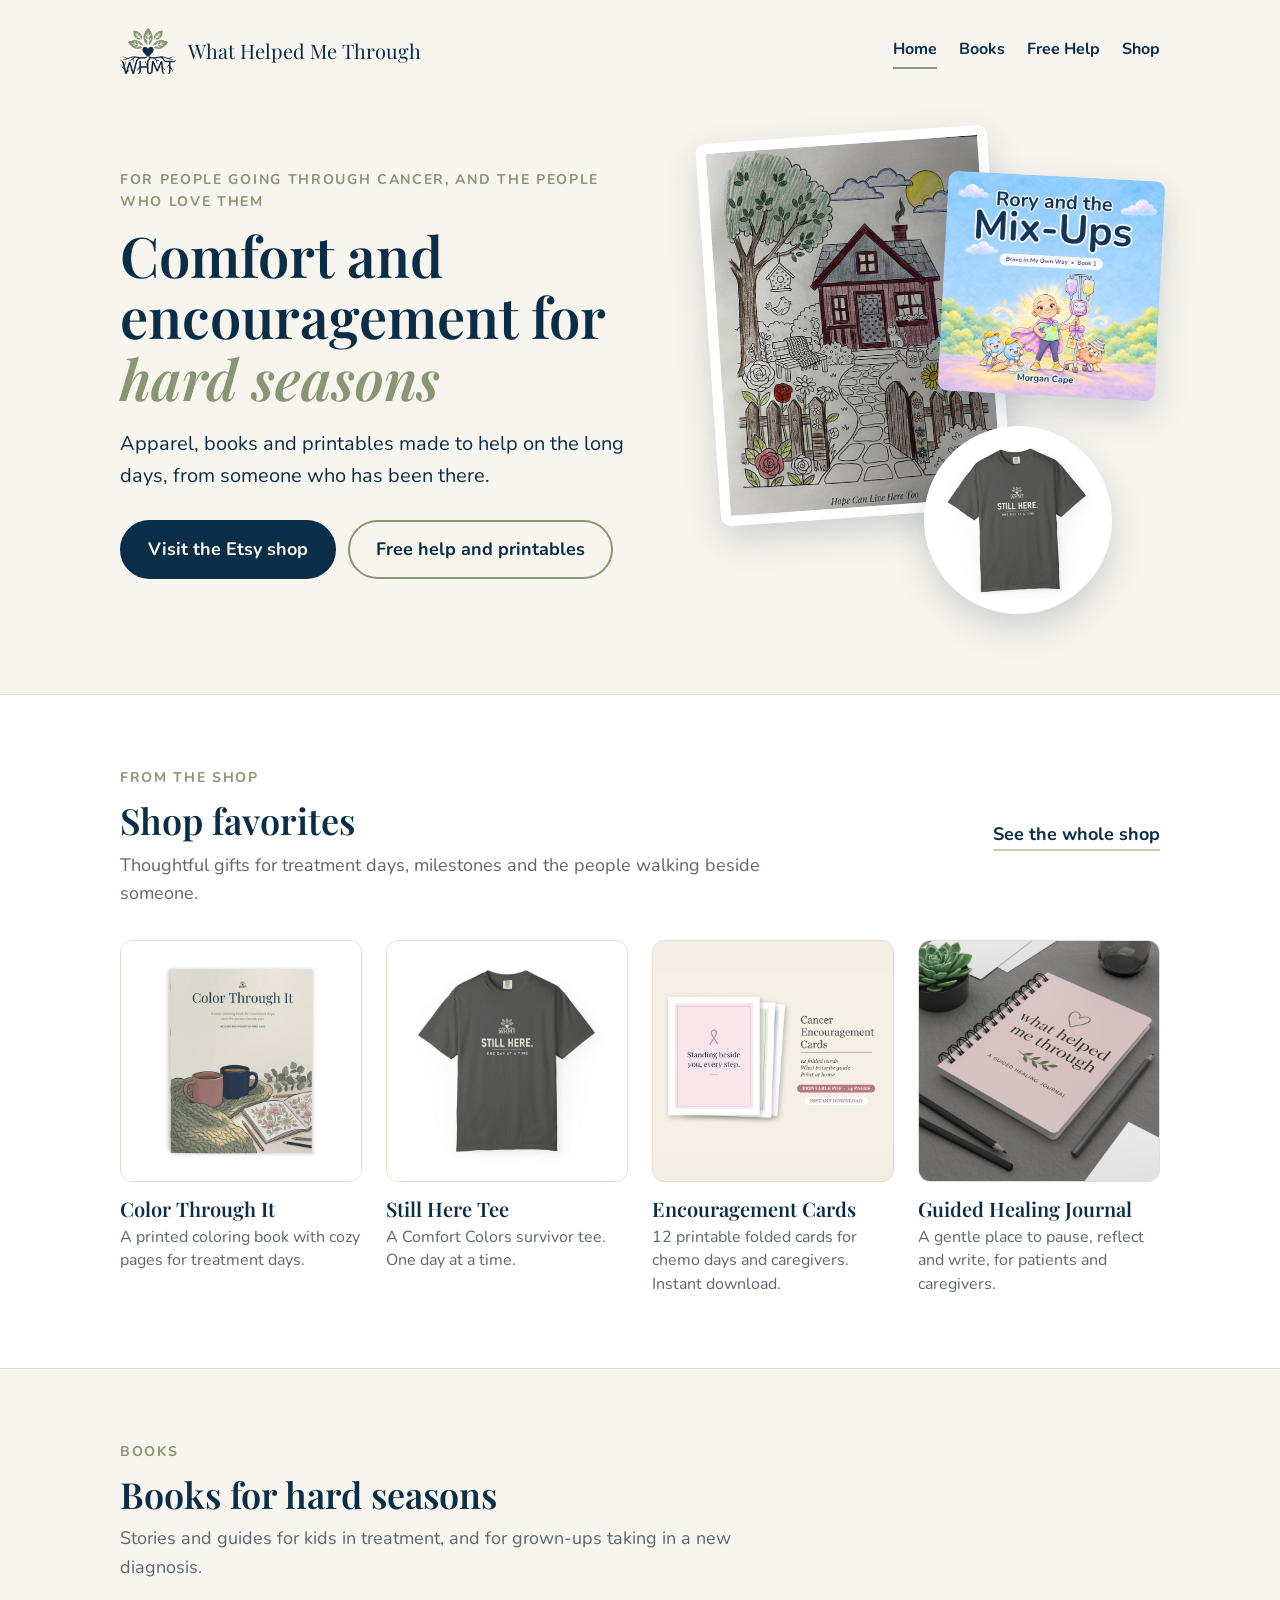
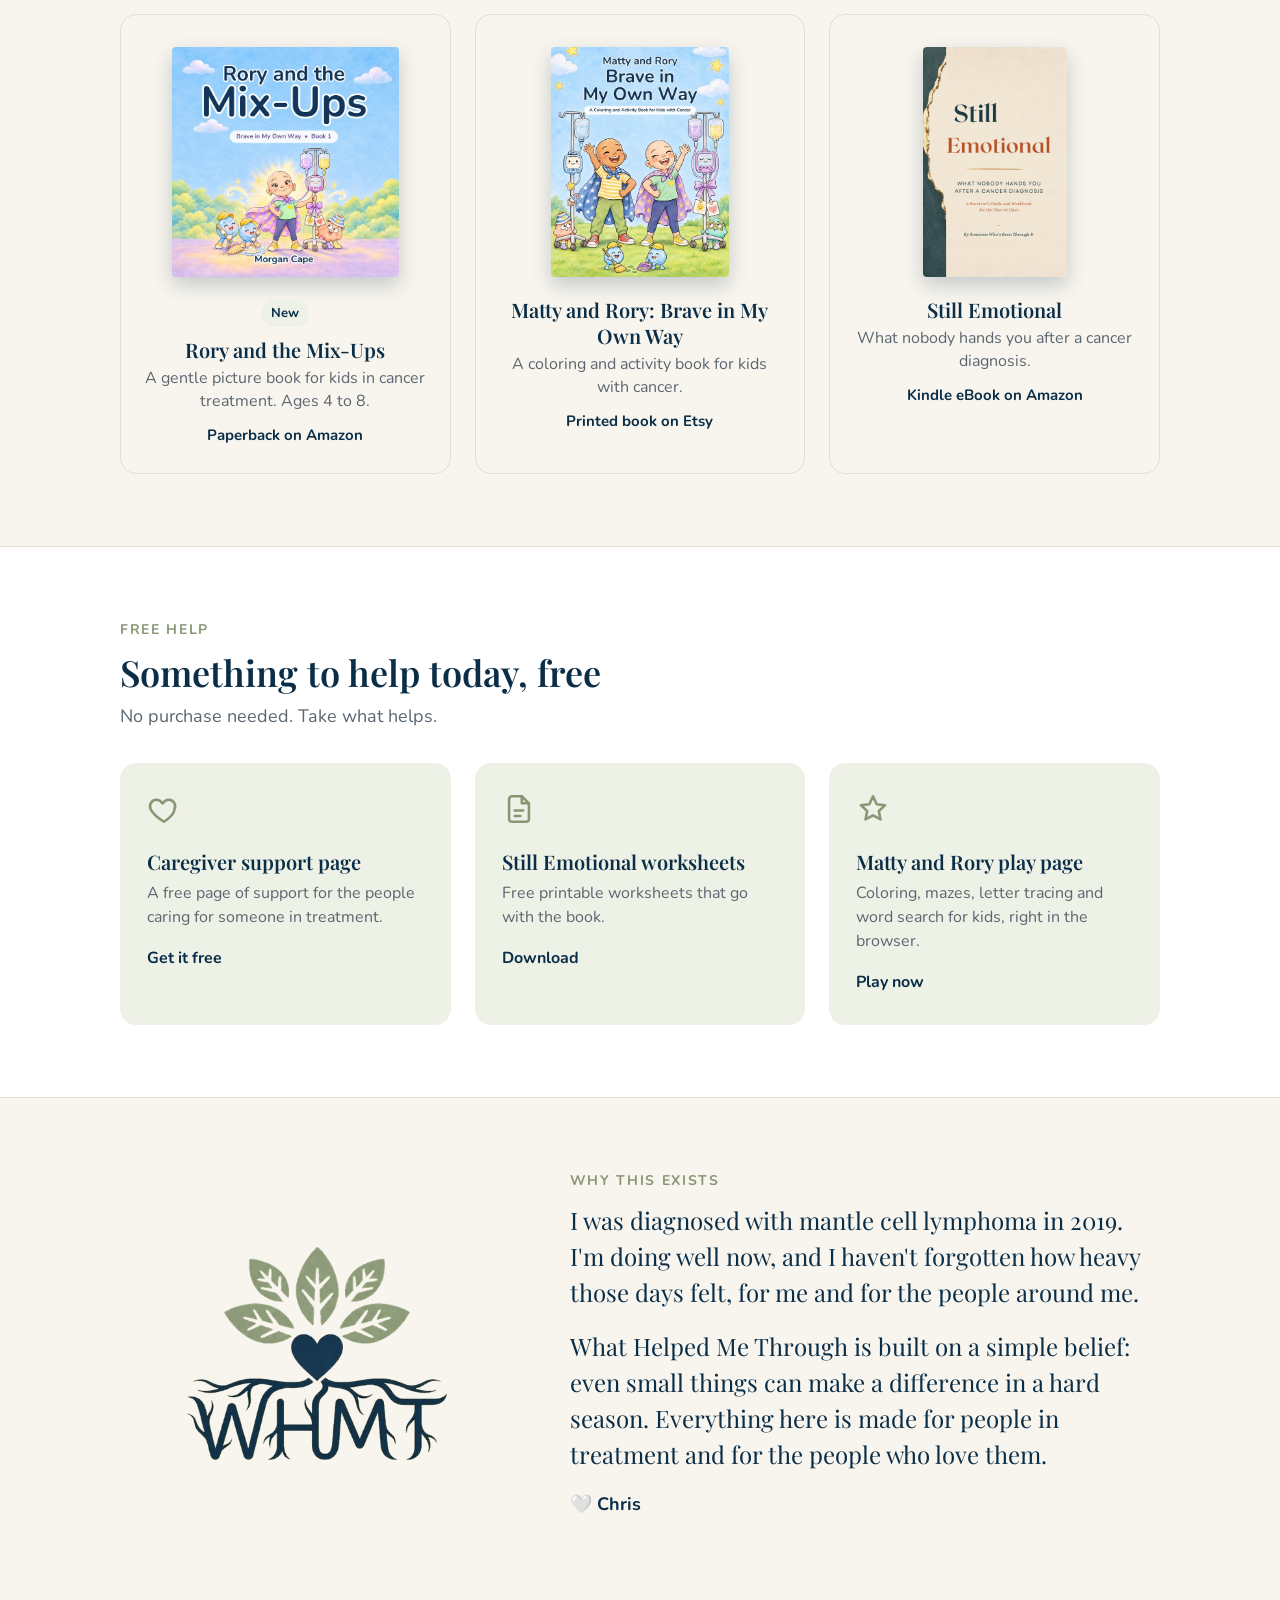
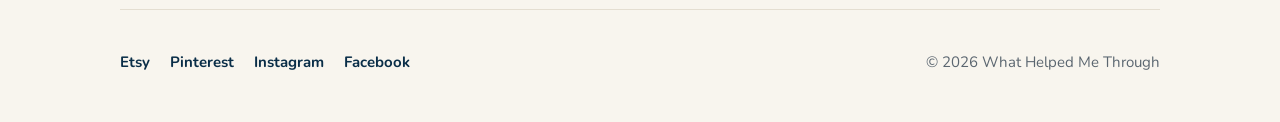
<file: index.html>
<!doctype html>
<html lang="en">
<head>
  <meta charset="utf-8">
  <meta name="viewport" content="width=device-width, initial-scale=1">
  <title>What Helped Me Through | Comfort and encouragement for hard seasons</title>
  <meta name="description" content="Apparel, books and printables for people going through cancer, and for the people who love them.">
  <link rel="icon" type="image/png" href="assets/favicon.png">
  <link rel="apple-touch-icon" href="assets/apple-touch-icon.png">
  <meta property="og:title" content="What Helped Me Through">
  <meta property="og:description" content="Apparel, books and printables for people going through cancer, and for the people who love them.">
  <meta property="og:image" content="https://whathelpedmethrough.com/assets/home/colored-page.jpg">
  <link rel="preconnect" href="https://fonts.googleapis.com">
  <link rel="preconnect" href="https://fonts.gstatic.com" crossorigin>
  <link href="https://fonts.googleapis.com/css2?family=Nunito:wght@400;700&family=Playfair+Display:ital,wght@0,600;1,600&display=swap" rel="stylesheet">
  <style>
    :root {
      --navy: #0A2E48;
      --sage: #889674;
      --sage-light: #C3CEAB;
      --sage-wash: #EEF1E6;
      --cream: #F8F5EE;
      --paper: #FFFFFF;
      --gray: #5B6670;
      --line: #E4DED1;
    }
    * { box-sizing: border-box; }
    html { -webkit-text-size-adjust: 100%; }
    body {
      margin: 0;
      background: var(--cream);
      color: var(--navy);
      font-family: "Nunito", system-ui, -apple-system, "Segoe UI", sans-serif;
      font-size: 18px;
      line-height: 1.6;
    }
    a { color: var(--navy); }
    img { max-width: 100%; display: block; }
    .wrap { max-width: 1080px; margin: 0 auto; padding: 0 20px; }

    /* Header */
    .site-header {
      display: flex; align-items: center; justify-content: space-between;
      flex-wrap: wrap; gap: 12px 24px; padding: 28px 0;
    }
    .brand { display: flex; align-items: center; gap: 12px; text-decoration: none; }
    .brand img { width: 56px; height: auto; }
    .brand span { font-family: "Playfair Display", Georgia, serif; font-size: 20px; }
    .site-nav { display: flex; gap: 22px; flex-wrap: wrap; }
    .site-nav a {
      font-weight: 700; font-size: 16px; text-decoration: none;
      padding: 4px 0; border-bottom: 2px solid transparent;
    }
    .site-nav a:hover, .site-nav a:focus-visible { border-bottom-color: var(--sage-light); }
    .site-nav a[aria-current="page"] { border-bottom-color: var(--sage); }

    /* Type */
    h1, h2, h3 { font-family: "Playfair Display", Georgia, serif; font-weight: 600; margin: 0; }
    h1 { font-size: clamp(36px, 5.4vw, 56px); line-height: 1.1; margin-bottom: 20px; }
    h1 em { color: var(--sage); }
    h2 { font-size: clamp(28px, 3.6vw, 36px); line-height: 1.2; margin-bottom: 8px; }
    h3 { font-size: 20px; line-height: 1.3; margin-bottom: 4px; }
    .eyebrow {
      font-size: 14px; font-weight: 700; letter-spacing: 0.12em; text-transform: uppercase;
      color: var(--sage); margin: 0 0 10px;
    }
    .lead { font-size: 20px; margin: 0 0 28px; max-width: 34em; }
    .section-intro { color: var(--gray); margin: 0 0 32px; max-width: 36em; }

    /* Buttons */
    .buttons { display: flex; flex-wrap: wrap; gap: 12px; }
    .btn {
      display: inline-block; background: var(--navy); color: var(--cream);
      text-decoration: none; font-weight: 700; padding: 13px 26px;
      border: 2px solid var(--navy); border-radius: 999px;
    }
    .btn:hover, .btn:focus-visible { background: #133F60; }
    .btn.secondary { background: transparent; color: var(--navy); border-color: var(--sage); }
    .btn.secondary:hover, .btn.secondary:focus-visible { background: var(--sage-light); }

    /* Hero */
    .hero {
      display: grid; grid-template-columns: 1.05fr 0.95fr; gap: 48px;
      align-items: center; padding: 32px 0 80px;
    }
    .collage { position: relative; height: 480px; }
    .collage figure { position: absolute; margin: 0; }
    .collage img {
      border-radius: 10px; box-shadow: 0 14px 34px rgba(10, 46, 72, 0.18);
      background: var(--paper);
    }
    .collage .page { width: 62%; left: 4%; top: 0; transform: rotate(-4deg); }
    .collage .page img { border: 10px solid var(--paper); }
    .collage .book { width: 46%; right: 0; top: 42px; transform: rotate(3deg); }
    .collage .tee { width: 40%; right: 10%; bottom: 0; transform: rotate(-2deg); }
    .collage .tee img { border-radius: 50%; }

    /* Sections */
    section { padding: 72px 0; }
    .band { background: var(--paper); border-top: 1px solid var(--line); border-bottom: 1px solid var(--line); }
    .section-head { display: flex; justify-content: space-between; align-items: end; gap: 16px; flex-wrap: wrap; }
    .text-link { font-weight: 700; text-decoration: none; border-bottom: 2px solid var(--sage-light); }
    .text-link:hover { border-bottom-color: var(--sage); }

    /* Product cards */
    .grid { display: grid; gap: 24px; }
    .grid.four { grid-template-columns: repeat(4, 1fr); }
    .grid.three { grid-template-columns: repeat(3, 1fr); }
    .product { text-decoration: none; display: block; }
    .product img {
      width: 100%; aspect-ratio: 1; object-fit: cover; border-radius: 12px;
      border: 1px solid var(--line); background: var(--paper);
      transition: transform .2s ease, box-shadow .2s ease;
    }
    .product:hover img, .product:focus-visible img { transform: translateY(-3px); box-shadow: 0 12px 26px rgba(10,46,72,.14); }
    .product h3 { margin-top: 14px; }
    .product p { margin: 0; font-size: 16px; color: var(--gray); line-height: 1.45; }

    /* Books */
    .book-card {
      text-decoration: none; display: flex; flex-direction: column; align-items: center; text-align: center;
      background: var(--cream); border: 1px solid var(--line); border-radius: 16px; padding: 32px 24px 26px;
      transition: box-shadow .2s ease;
    }
    .book-card:hover, .book-card:focus-visible { box-shadow: 0 12px 26px rgba(10,46,72,.12); }
    .book-card .cover {
      height: 230px; width: auto; border-radius: 4px; margin-bottom: 20px;
      box-shadow: 0 8px 20px rgba(10, 46, 72, 0.22);
    }
    .book-card p { margin: 0; font-size: 16px; color: var(--gray); line-height: 1.45; }
    .book-card .where { margin-top: 12px; font-weight: 700; color: var(--navy); font-size: 15px; }
    .tag {
      display: inline-block; background: var(--sage-wash); color: var(--navy); font-size: 13px; font-weight: 700;
      padding: 3px 10px; border-radius: 999px; margin-bottom: 10px;
    }

    /* Free help */
    .help {
      text-decoration: none; display: block; background: var(--sage-wash); border-radius: 16px;
      padding: 28px 26px; border: 1px solid transparent; transition: border-color .2s ease;
    }
    .help:hover, .help:focus-visible { border-color: var(--sage); }
    .help p { margin: 6px 0 14px; font-size: 16px; color: var(--gray); line-height: 1.5; }
    .help .go { font-weight: 700; font-size: 16px; }
    .help svg { width: 34px; height: 34px; margin-bottom: 14px; color: var(--sage); }

    /* Founder note */
    .story { display: grid; grid-template-columns: 0.8fr 1.2fr; gap: 56px; align-items: center; }
    .story blockquote {
      margin: 0; font-family: "Playfair Display", Georgia, serif; font-size: clamp(20px, 2.2vw, 24px);
      line-height: 1.5;
    }
    .story blockquote p { margin: 0 0 18px; }
    .signoff { font-family: "Nunito", sans-serif; font-weight: 700; font-size: 18px; }
    .story-mark { display: flex; justify-content: center; }
    .story-mark img { width: min(260px, 70%); opacity: .95; }

    /* Footer */
    footer { padding: 40px 0 48px; border-top: 1px solid var(--line); font-size: 15px; color: var(--gray); }
    .foot { display: flex; justify-content: space-between; gap: 16px; flex-wrap: wrap; align-items: center; }
    .social { display: flex; gap: 20px; flex-wrap: wrap; }
    .social a { color: var(--navy); font-weight: 700; text-decoration: none; }
    .social a:hover { text-decoration: underline; }

    @media (max-width: 900px) {
      .grid.four { grid-template-columns: repeat(2, 1fr); }
      .grid.three { grid-template-columns: 1fr; }
      .book-card { flex-direction: row; text-align: left; gap: 20px; padding: 20px; }
      .book-card .cover { height: 150px; margin: 0; }
    }
    @media (max-width: 760px) {
      .hero { grid-template-columns: 1fr; gap: 24px; padding-bottom: 56px; }
      .collage { height: 380px; max-width: 420px; width: 100%; margin: 0 auto; }
      .story { grid-template-columns: 1fr; gap: 28px; }
      .story-mark img { width: 140px; }
      section { padding: 56px 0; }
    }
    @media (max-width: 480px) {
      body { font-size: 17px; }
      .site-header { padding: 20px 0; }
      .collage { height: 320px; }
      .grid.four { gap: 16px; }
      .product h3 { font-size: 17px; }
      .product p { font-size: 15px; }
      .book-card .cover { height: 120px; }
    }
  </style>
</head>
<body>
  <div class="wrap">
    <header class="site-header">
      <a class="brand" href="./">
        <img src="assets/whmt-icon.png" alt="What Helped Me Through logo">
        <span>What Helped Me Through</span>
      </a>
      <nav class="site-nav" aria-label="Main">
        <a href="./" aria-current="page">Home</a>
        <a href="#books">Books</a>
        <a href="#free-help">Free Help</a>
        <a href="https://www.etsy.com/shop/WhatHelpedMeThrough">Shop</a>
      </nav>
    </header>

    <div class="hero">
      <div>
        <p class="eyebrow">For people going through cancer, and the people who love them</p>
        <h1>Comfort and encouragement for <em>hard seasons</em></h1>
        <p class="lead">Apparel, books and printables made to help on the long days, from someone who has been there.</p>
        <div class="buttons">
          <a class="btn" href="https://www.etsy.com/shop/WhatHelpedMeThrough">Visit the Etsy shop</a>
          <a class="btn secondary" href="#free-help">Free help and printables</a>
        </div>
      </div>
      <div class="collage" aria-hidden="true">
        <figure class="page"><img src="assets/home/colored-page.jpg" alt=""></figure>
        <figure class="book"><img src="assets/rory/cover.jpg" alt=""></figure>
        <figure class="tee"><img src="assets/home/sh-1.jpg" alt=""></figure>
      </div>
    </div>
  </div>

  <section class="band" id="shop">
    <div class="wrap">
      <div class="section-head">
        <div>
          <p class="eyebrow">From the shop</p>
          <h2>Shop favorites</h2>
        </div>
        <a class="text-link" href="https://www.etsy.com/shop/WhatHelpedMeThrough">See the whole shop</a>
      </div>
      <p class="section-intro">Thoughtful gifts for treatment days, milestones and the people walking beside someone.</p>
      <div class="grid four">
        <a class="product" href="https://www.etsy.com/listing/4587698803">
          <img src="assets/home/ct-1.jpg" alt="Color Through It printed coloring book cover" loading="lazy">
          <h3>Color Through It</h3>
          <p>A printed coloring book with cozy pages for treatment days.</p>
        </a>
        <a class="product" href="https://www.etsy.com/listing/4592659868">
          <img src="assets/home/sh-1.jpg" alt="Dark gray Still Here tee that reads One day at a time" loading="lazy">
          <h3>Still Here Tee</h3>
          <p>A Comfort Colors survivor tee. One day at a time.</p>
        </a>
        <a class="product" href="https://www.etsy.com/listing/4582479578">
          <img src="assets/home/ec-1.jpg" style="object-fit: contain; background: #F3EEE4;" alt="Printable cancer encouragement cards, one reading Standing beside you, every step" loading="lazy">
          <h3>Encouragement Cards</h3>
          <p>12 printable folded cards for chemo days and caregivers. Instant download.</p>
        </a>
        <a class="product" href="https://www.etsy.com/listing/4510691491">
          <img src="assets/home/gj-1.jpg" alt="Blush Guided Healing Journal with the What Helped Me Through title" loading="lazy">
          <h3>Guided Healing Journal</h3>
          <p>A gentle place to pause, reflect and write, for patients and caregivers.</p>
        </a>
      </div>
    </div>
  </section>

  <section id="books">
    <div class="wrap">
      <p class="eyebrow">Books</p>
      <h2>Books for hard seasons</h2>
      <p class="section-intro">Stories and guides for kids in treatment, and for grown-ups taking in a new diagnosis.</p>
      <div class="grid three">
        <a class="book-card" href="books/rory/">
          <img class="cover" src="assets/rory/cover.jpg" alt="Cover of Rory and the Mix-Ups" loading="lazy">
          <div>
            <span class="tag">New</span>
            <h3>Rory and the Mix-Ups</h3>
            <p>A gentle picture book for kids in cancer treatment. Ages 4 to 8.</p>
            <p class="where">Paperback on Amazon</p>
          </div>
        </a>
        <a class="book-card" href="https://www.etsy.com/listing/4624206444">
          <img class="cover" src="assets/home/matty-rory.jpg" alt="Cover of Matty and Rory: Brave in My Own Way" loading="lazy">
          <div>
            <h3>Matty and Rory: Brave in My Own Way</h3>
            <p>A coloring and activity book for kids with cancer.</p>
            <p class="where">Printed book on Etsy</p>
          </div>
        </a>
        <a class="book-card" href="https://www.amazon.com/dp/B0H9J9F15C">
          <img class="cover" src="assets/still-emotional-cover.jpg" alt="Cover of Still Emotional" loading="lazy">
          <div>
            <h3>Still Emotional</h3>
            <p>What nobody hands you after a cancer diagnosis.</p>
            <p class="where">Kindle eBook on Amazon</p>
          </div>
        </a>
      </div>
    </div>
  </section>

  <section class="band" id="free-help">
    <div class="wrap">
      <p class="eyebrow">Free help</p>
      <h2>Something to help today, free</h2>
      <p class="section-intro">No purchase needed. Take what helps.</p>
      <div class="grid three">
        <a class="help" href="https://what-helped-me-through-dhsedz.subscribepage.io">
          <svg viewBox="0 0 24 24" fill="none" stroke="currentColor" stroke-width="1.8" stroke-linecap="round" stroke-linejoin="round"><path d="M12 21s-7-4.4-9.3-8.6C1.1 9.3 3 5.5 6.6 5.5c2 0 3.4 1.1 4.4 2.6 1-1.5 2.4-2.6 4.4-2.6 3.6 0 5.5 3.8 3.9 6.9C19 16.6 12 21 12 21z"/></svg>
          <h3>Caregiver support page</h3>
          <p>A free page of support for the people caring for someone in treatment.</p>
          <span class="go">Get it free</span>
        </a>
        <a class="help" href="worksheets/">
          <svg viewBox="0 0 24 24" fill="none" stroke="currentColor" stroke-width="1.8" stroke-linecap="round" stroke-linejoin="round"><path d="M14 3H7a2 2 0 0 0-2 2v14a2 2 0 0 0 2 2h10a2 2 0 0 0 2-2V8z"/><path d="M14 3v5h5M9 13h6M9 17h4"/></svg>
          <h3>Still Emotional worksheets</h3>
          <p>Free printable worksheets that go with the book.</p>
          <span class="go">Download</span>
        </a>
        <a class="help" href="play/matty-rory/">
          <svg viewBox="0 0 24 24" fill="none" stroke="currentColor" stroke-width="1.8" stroke-linecap="round" stroke-linejoin="round"><path d="M12 3l2.6 5.6 6 .7-4.5 4.1 1.2 6L12 16.5 6.7 19.4l1.2-6L3.4 9.3l6-.7z"/></svg>
          <h3>Matty and Rory play page</h3>
          <p>Coloring, mazes, letter tracing and word search for kids, right in the browser.</p>
          <span class="go">Play now</span>
        </a>
      </div>
    </div>
  </section>

  <section id="story">
    <div class="wrap story">
      <div class="story-mark"><img src="assets/whmt-icon.png" alt="" loading="lazy"></div>
      <div>
        <p class="eyebrow">Why this exists</p>
        <blockquote>
          <p>I was diagnosed with mantle cell lymphoma in 2019. I'm doing well now, and I haven't forgotten how heavy those days felt, for me and for the people around me.</p>
          <p>What Helped Me Through is built on a simple belief: even small things can make a difference in a hard season. Everything here is made for people in treatment and for the people who love them.</p>
        </blockquote>
        <p class="signoff">🤍 Chris</p>
      </div>
    </div>
  </section>

  <div class="wrap">
    <footer>
      <div class="foot">
        <div class="social">
          <a href="https://www.etsy.com/shop/WhatHelpedMeThrough">Etsy</a>
          <a href="https://www.pinterest.com/whathelpedmethrough/">Pinterest</a>
          <a href="https://www.instagram.com/whathelpedmethrough/">Instagram</a>
          <a href="https://www.facebook.com/WhatHelpedMeThrough">Facebook</a>
        </div>
        <div>&copy; 2026 What Helped Me Through</div>
      </div>
    </footer>
  </div>
</body>
</html>
</file>
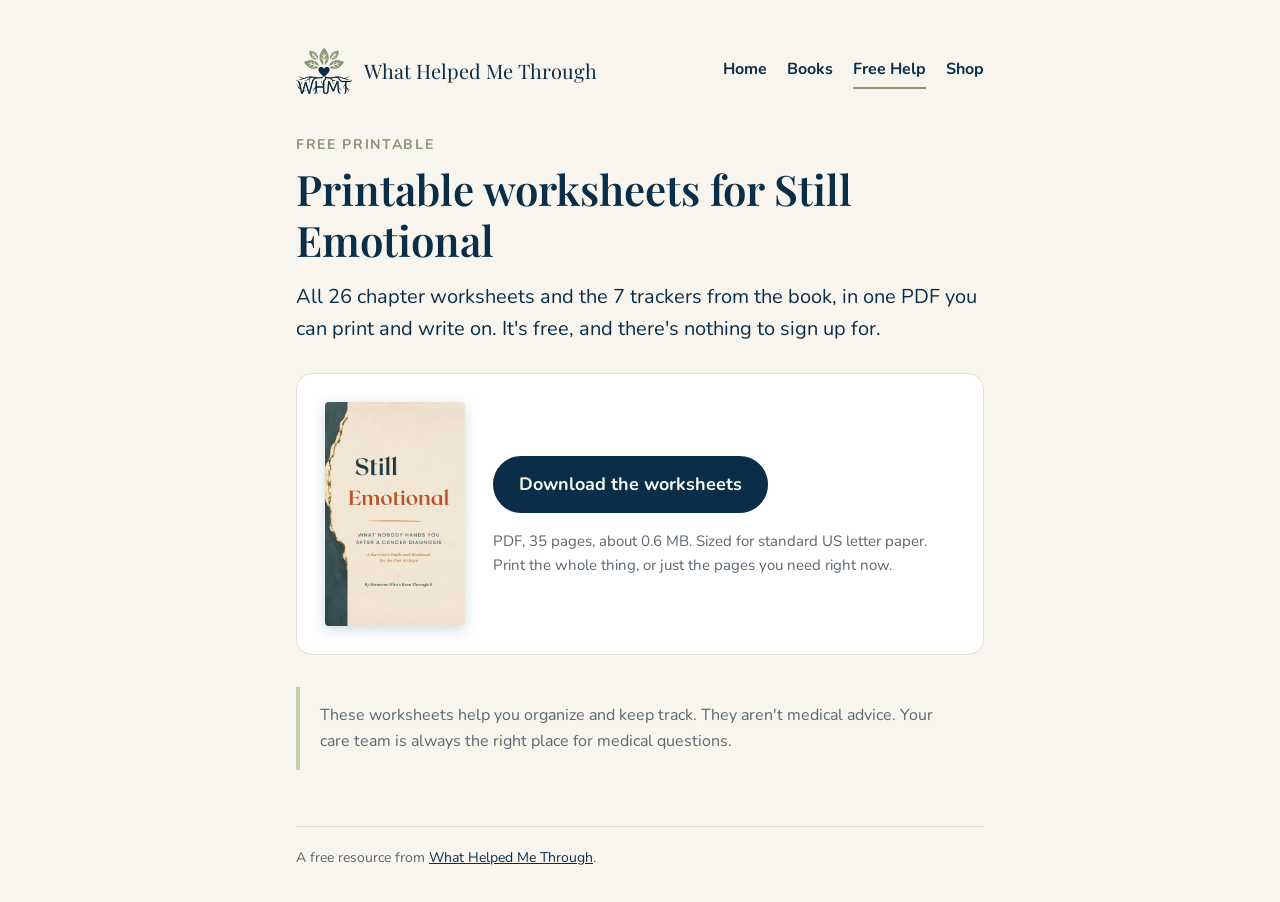
<file: worksheets/index.html>
<!doctype html>
<html lang="en">
<head>
  <meta charset="utf-8">
  <meta name="viewport" content="width=device-width, initial-scale=1">
  <title>Still Emotional Worksheets | What Helped Me Through</title>
  <meta name="description" content="Free printable worksheets for the book Still Emotional: all 26 chapter worksheets and 7 trackers in one PDF. No signup.">
  <link rel="icon" type="image/png" href="../assets/favicon.png">
  <link rel="apple-touch-icon" href="../assets/apple-touch-icon.png">
  <link rel="preconnect" href="https://fonts.googleapis.com">
  <link rel="preconnect" href="https://fonts.gstatic.com" crossorigin>
  <link href="https://fonts.googleapis.com/css2?family=Nunito:wght@400;700&family=Playfair+Display:wght@600&display=swap" rel="stylesheet">
  <link rel="stylesheet" href="../assets/style.css">
</head>
<body>
  <main class="wrap">
    <header class="site-header">
      <a class="brand" href="../">
        <img src="../assets/whmt-icon.png" alt="What Helped Me Through logo">
        <span>What Helped Me Through</span>
      </a>
      <nav class="site-nav" aria-label="Main">
        <a href="../">Home</a>
        <a href="../#books">Books</a>
        <a href="../#free-help" aria-current="page">Free Help</a>
        <a href="https://www.etsy.com/shop/WhatHelpedMeThrough">Shop</a>
      </nav>
    </header>

    <p class="eyebrow">Free printable</p>
    <h1>Printable worksheets for Still Emotional</h1>
    <p class="lead">All 26 chapter worksheets and the 7 trackers from the book, in one PDF you can print and write on. It's free, and there's nothing to sign up for.</p>

    <div class="card">
      <img class="cover" src="../assets/still-emotional-cover.jpg" alt="Cover of the book Still Emotional">
      <div>
        <a class="btn" href="../files/still-emotional-worksheets.pdf" download>Download the worksheets</a>
        <p class="small">PDF, 35 pages, about 0.6 MB. Sized for standard US letter paper. Print the whole thing, or just the pages you need right now.</p>
      </div>
    </div>

    <p class="note">These worksheets help you organize and keep track. They aren't medical advice. Your care team is always the right place for medical questions.</p>

    <footer>
      A free resource from <a href="../">What Helped Me Through</a>.
    </footer>
  </main>
</body>
</html>
</file>
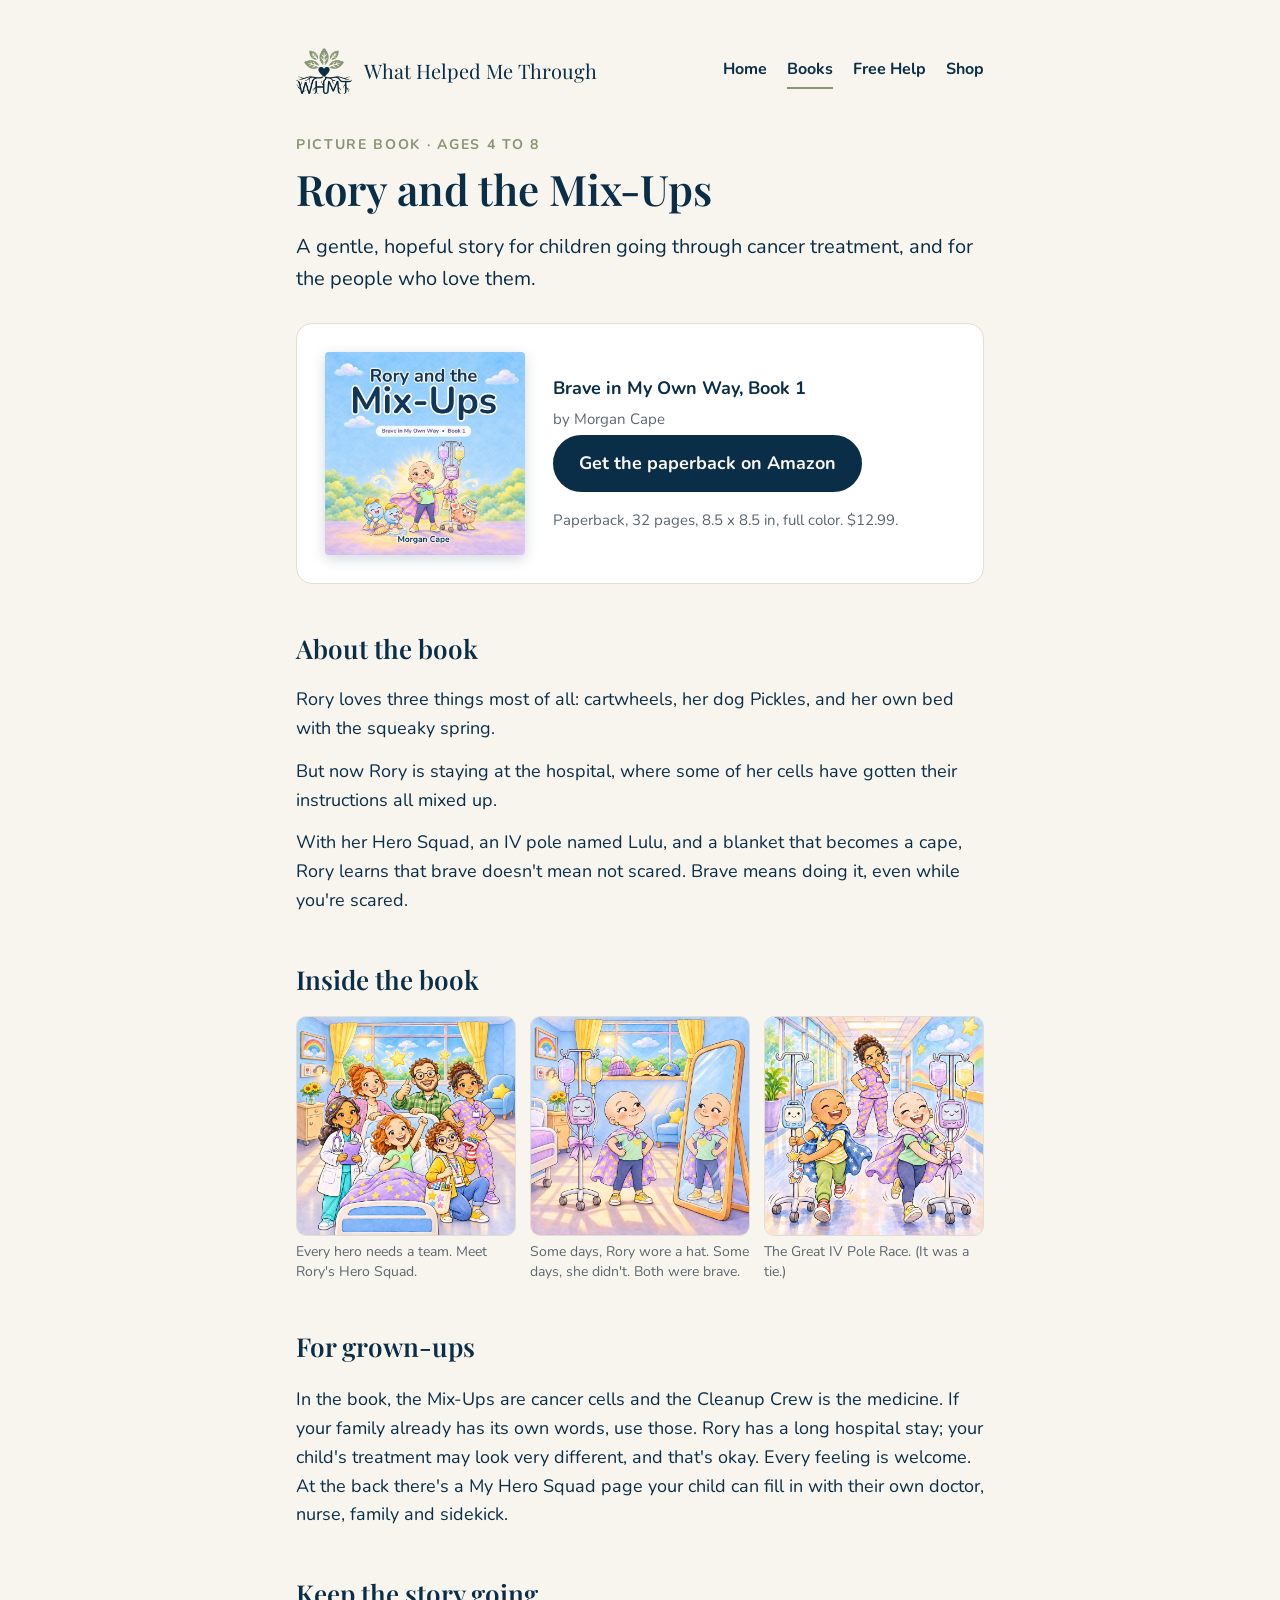
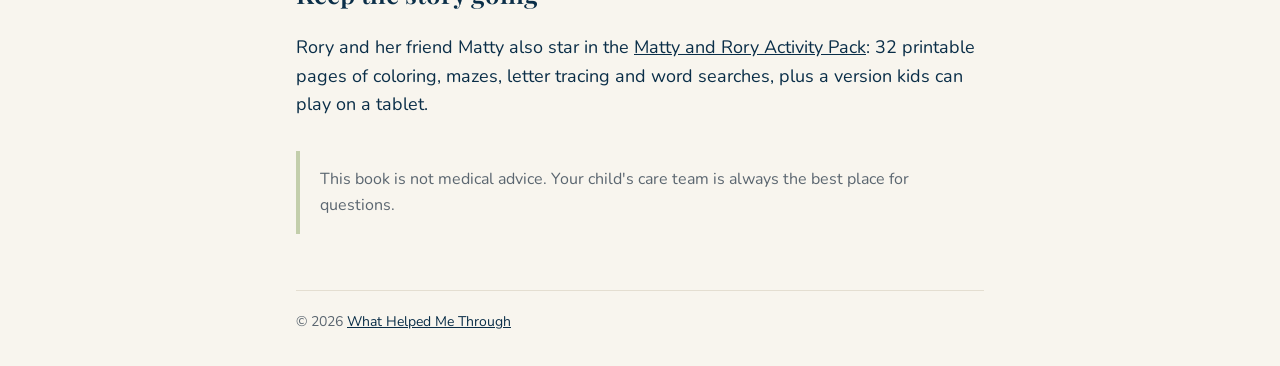
<file: books/rory/index.html>
<!doctype html>
<html lang="en">
<head>
  <meta charset="utf-8">
  <meta name="viewport" content="width=device-width, initial-scale=1">
  <title>Rory and the Mix-Ups, a picture book for kids in cancer treatment | What Helped Me Through</title>
  <meta name="description" content="Rory and the Mix-Ups: a gentle, hopeful picture book for children going through cancer treatment, and for the people who love them. Ages 4 to 8.">
  <meta property="og:title" content="Rory and the Mix-Ups">
  <meta property="og:description" content="A gentle, hopeful picture book for children going through cancer treatment. Ages 4 to 8.">
  <meta property="og:image" content="https://whathelpedmethrough.com/assets/rory/cover.jpg">
  <meta property="og:type" content="book">
  <link rel="icon" type="image/png" href="../../assets/favicon.png">
  <link rel="apple-touch-icon" href="../../assets/apple-touch-icon.png">
  <link rel="preconnect" href="https://fonts.googleapis.com">
  <link rel="preconnect" href="https://fonts.gstatic.com" crossorigin>
  <link href="https://fonts.googleapis.com/css2?family=Nunito:wght@400;700&family=Playfair+Display:wght@600&display=swap" rel="stylesheet">
  <link rel="stylesheet" href="../../assets/style.css">
  <style>
    .card img.cover { width: 200px; }
    .series { font-weight: 700; margin: 0 0 4px; }
    .blurb p { margin: 0 0 14px; }
    h2 {
      font-family: "Playfair Display", Georgia, serif;
      font-weight: 600;
      font-size: 26px;
      margin: 44px 0 16px;
    }
    .gallery { display: grid; grid-template-columns: repeat(3, 1fr); gap: 14px; }
    .gallery figure { margin: 0; }
    .gallery img {
      width: 100%; height: auto; display: block;
      border-radius: 10px; border: 1px solid var(--line);
    }
    .gallery figcaption { font-size: 14px; color: var(--gray); margin-top: 6px; line-height: 1.4; }
    @media (max-width: 560px) {
      .card img.cover { width: 180px; }
      .gallery { grid-template-columns: 1fr; }
    }
  </style>
</head>
<body>
  <main class="wrap">
    <header class="site-header">
      <a class="brand" href="../../">
        <img src="../../assets/whmt-icon.png" alt="What Helped Me Through logo">
        <span>What Helped Me Through</span>
      </a>
      <nav class="site-nav" aria-label="Main">
        <a href="../../">Home</a>
        <a href="../../#books" aria-current="page">Books</a>
        <a href="../../#free-help">Free Help</a>
        <a href="https://www.etsy.com/shop/WhatHelpedMeThrough">Shop</a>
      </nav>
    </header>

    <p class="eyebrow">Picture book &middot; Ages 4 to 8</p>
    <h1>Rory and the Mix-Ups</h1>
    <p class="lead">A gentle, hopeful story for children going through cancer treatment, and for the people who love them.</p>

    <div class="card">
      <img class="cover" src="../../assets/rory/cover.jpg" alt="Cover of Rory and the Mix-Ups: a girl in a star cape with her IV pole under a blue sky">
      <div>
        <p class="series">Brave in My Own Way, Book 1</p>
        <p class="small" style="margin-top:0">by Morgan Cape</p>
        <a class="btn" href="https://www.amazon.com/dp/B0HT2MTMHL">Get the paperback on Amazon</a>
        <p class="small">Paperback, 32 pages, 8.5 x 8.5 in, full color. $12.99.</p>
      </div>
    </div>

    <h2>About the book</h2>
    <div class="blurb">
      <p>Rory loves three things most of all: cartwheels, her dog Pickles, and her own bed with the squeaky spring.</p>
      <p>But now Rory is staying at the hospital, where some of her cells have gotten their instructions all mixed up.</p>
      <p>With her Hero Squad, an IV pole named Lulu, and a blanket that becomes a cape, Rory learns that brave doesn't mean not scared. Brave means doing it, even while you're scared.</p>
    </div>

    <h2>Inside the book</h2>
    <div class="gallery">
      <figure>
        <img src="../../assets/rory/hero-squad.jpg" alt="Rory in her hospital bed surrounded by her doctor, nurse, child life specialist and parents" loading="lazy">
        <figcaption>Every hero needs a team. Meet Rory's Hero Squad.</figcaption>
      </figure>
      <figure>
        <img src="../../assets/rory/mirror.jpg" alt="Rory, bald, looking in a mirror with her star blanket tied on as a cape" loading="lazy">
        <figcaption>Some days, Rory wore a hat. Some days, she didn't. Both were brave.</figcaption>
      </figure>
      <figure>
        <img src="../../assets/rory/pole-race.jpg" alt="Rory and her friend Matty racing their IV poles down the hospital hallway" loading="lazy">
        <figcaption>The Great IV Pole Race. (It was a tie.)</figcaption>
      </figure>
    </div>

    <h2>For grown-ups</h2>
    <p>In the book, the Mix-Ups are cancer cells and the Cleanup Crew is the medicine. If your family already has its own words, use those. Rory has a long hospital stay; your child's treatment may look very different, and that's okay. Every feeling is welcome. At the back there's a My Hero Squad page your child can fill in with their own doctor, nurse, family and sidekick.</p>

    <h2>Keep the story going</h2>
    <p>Rory and her friend Matty also star in the <a href="https://www.etsy.com/listing/4621421396">Matty and Rory Activity Pack</a>: 32 printable pages of coloring, mazes, letter tracing and word searches, plus a version kids can play on a tablet.</p>

    <p class="note">This book is not medical advice. Your child's care team is always the best place for questions.</p>

    <footer>
      &copy; 2026 <a href="../../">What Helped Me Through</a>
    </footer>
  </main>
</body>
</html>
</file>
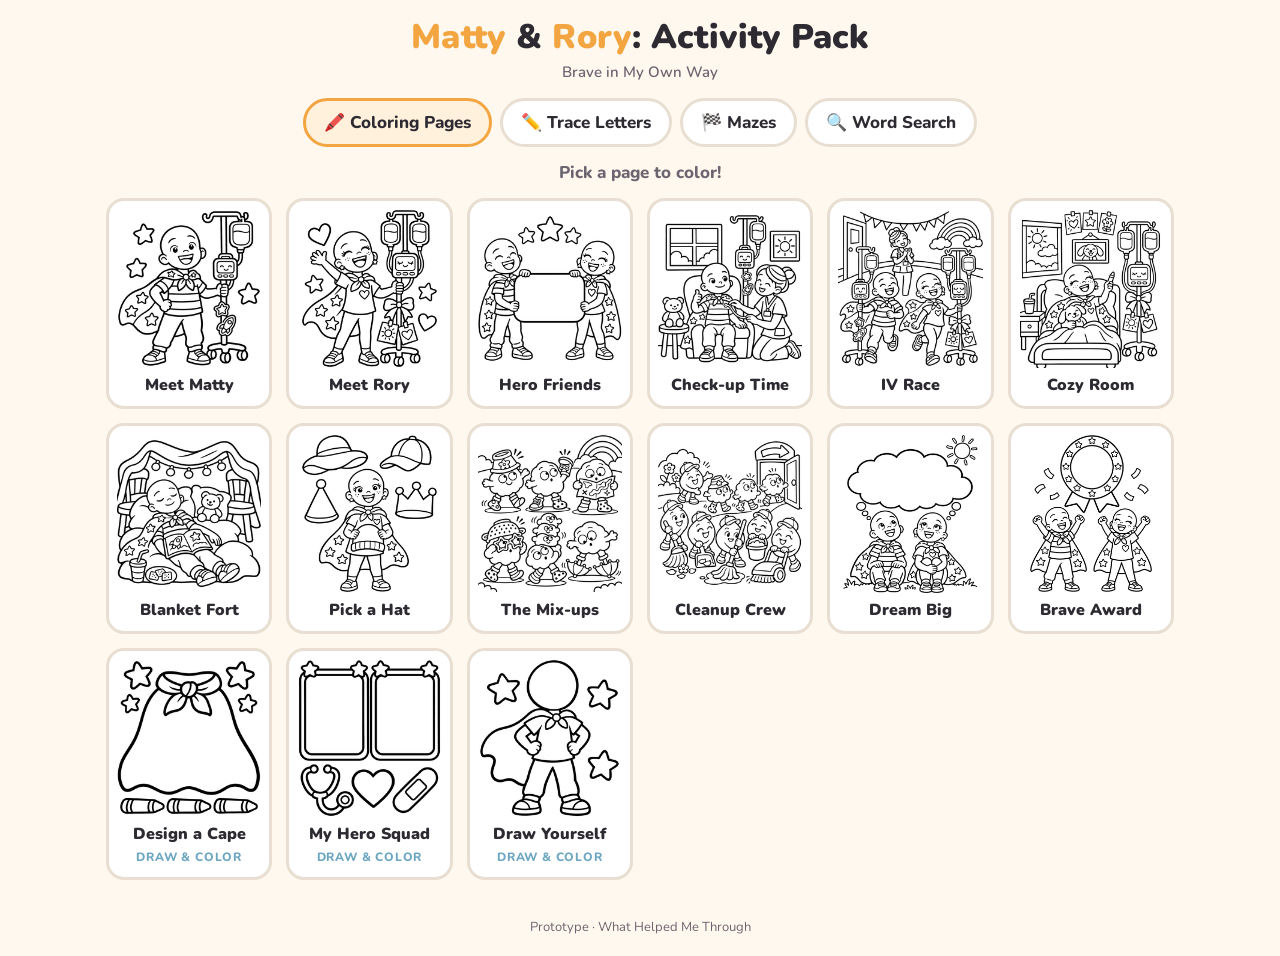
<file: play/matty-rory/index.html>
<!doctype html>
<html lang="en">
<head>
<meta charset="utf-8">
<meta name="viewport" content="width=device-width, initial-scale=1, maximum-scale=1, user-scalable=no">
<meta name="robots" content="noindex, nofollow">
<title>Matty and Rory Activity Pack</title>
<link rel="preconnect" href="https://fonts.googleapis.com">
<link href="https://fonts.googleapis.com/css2?family=Nunito:wght@600;800;900&display=swap" rel="stylesheet">
<style>
  :root{
    --bg:#FFF8EE; --card:#FFFFFF; --ink:#2D2A32; --muted:#6B6570;
    --accent:#F2A541; --accent2:#6CA6C1; --line:#E8DFD2; --good:#4E9F6B;
  }
  *{box-sizing:border-box}
  html,body{margin:0;background:var(--bg);color:var(--ink);font-family:'Nunito',system-ui,sans-serif;-webkit-user-select:none;user-select:none;-webkit-tap-highlight-color:transparent}
  header{padding:14px 16px 6px;text-align:center}
  h1{margin:0;font-size:clamp(22px,4vw,34px);font-weight:900;letter-spacing:.3px}
  h1 span{color:var(--accent)}
  .sub{margin:2px 0 0;color:var(--muted);font-weight:600;font-size:15px}
  nav{display:flex;gap:8px;justify-content:center;flex-wrap:wrap;padding:10px 16px}
  nav button{font:800 17px 'Nunito',sans-serif;border:3px solid var(--line);background:var(--card);color:var(--ink);padding:10px 18px;border-radius:999px;cursor:pointer;position:relative}
  nav button.on{border-color:var(--accent);background:#FFF1DC}
  nav .badge{position:absolute;top:-10px;right:-8px;font-size:20px;display:none}
  nav .badge.show{display:block}
  main{max-width:1100px;margin:0 auto;padding:0 16px 30px}
  .panel{display:none}
  .panel.on{display:block}
  [hidden]{display:none !important}
  #c-color{width:auto;max-width:100%;max-height:calc(100vh - 50px);margin:0 auto}
  #c-maze,#c-ws{width:auto;max-width:100%;max-height:max(300px,calc(100vh - 190px));max-height:max(300px,calc(100dvh - 190px));margin:0 auto}
  .wordlist{display:flex;flex-wrap:wrap;gap:8px;margin-bottom:12px}
  .wordlist span{font:900 18px 'Nunito',sans-serif;letter-spacing:1.5px;padding:7px 12px;border-radius:12px;background:#F4EFE7;border:3px solid transparent}
  .wordlist span.found{text-decoration:line-through;text-decoration-thickness:3px;color:var(--muted);background:#fff;border-color:var(--line)}
  .work{display:flex;gap:16px;align-items:flex-start;flex-wrap:wrap;justify-content:center}
  .stage{background:var(--card);border-radius:22px;box-shadow:0 4px 18px rgba(80,60,30,.10);padding:12px;flex:1 1 520px;max-width:700px;min-width:0}
  canvas{display:block;width:100%;height:auto;touch-action:none;border-radius:12px}
  .tools{background:var(--card);border-radius:22px;box-shadow:0 4px 18px rgba(80,60,30,.10);padding:14px;flex:0 1 310px;min-width:270px}
  .tools h3{margin:4px 0 8px;font-size:15px;font-weight:900;color:var(--muted);text-transform:uppercase;letter-spacing:1px}
  .swatches{display:grid;grid-template-columns:repeat(6,1fr);gap:7px;margin-bottom:12px}
  .sw{aspect-ratio:1;border-radius:50%;border:3px solid #fff;box-shadow:0 0 0 2px var(--line);cursor:pointer;padding:0;position:relative}
  .sw.on{box-shadow:0 0 0 4px var(--ink);transform:scale(1.08);z-index:1}
  .sw.mix{background:conic-gradient(#E53935,#FDD835,#66BB6A,#4FC3F7,#8E5CC8,#F48FB1,#E53935)}
  .sw.mix .plus{position:absolute;inset:0;display:flex;align-items:center;justify-content:center;font:900 22px 'Nunito';color:#fff;text-shadow:0 0 3px rgba(0,0,0,.55);pointer-events:none}
  .sw.mix input{position:absolute;inset:0;width:100%;height:100%;opacity:0;cursor:pointer;border:0;padding:0}
  .row{display:flex;gap:8px;flex-wrap:wrap;margin-bottom:10px}
  .btn{font:800 16px 'Nunito',sans-serif;border:3px solid var(--line);background:#fff;color:var(--ink);padding:10px 12px;border-radius:14px;cursor:pointer;flex:1;white-space:nowrap}
  .btn.on{border-color:var(--accent2);background:#E7F2F7}
  .btn.big{background:var(--accent);border-color:var(--accent);color:#fff}
  .btn.sm{flex:0 0 auto;padding:8px 12px;font-size:15px}
  .msg{min-height:52px;margin-top:6px;padding:10px 12px;border-radius:14px;background:#F4EFE7;font-weight:700;font-size:17px;text-align:center}
  .msg.good{background:#E3F3E8;color:#245c38}
  /* gallery */
  .gal-head{text-align:center;font-weight:800;color:var(--muted);margin:4px 0 14px;font-size:17px}
  .gallery{display:grid;grid-template-columns:repeat(auto-fill,minmax(150px,1fr));gap:14px}
  .tile{background:var(--card);border:3px solid var(--line);border-radius:18px;padding:8px 8px 10px;cursor:pointer;text-align:center;position:relative;font:inherit;color:inherit}
  .tile:active{transform:scale(.97)}
  .tile .pic{aspect-ratio:1/1.1;display:flex;align-items:center;justify-content:center;overflow:hidden;border-radius:10px;background:#fff}
  .tile img,.tile canvas{max-width:100%;max-height:100%;width:auto;height:auto;border-radius:0}
  .tile b{display:block;margin-top:6px;font-weight:900;font-size:16px}
  .tile .tag{display:inline-block;margin-top:3px;font-size:12px;font-weight:800;color:var(--accent2);text-transform:uppercase;letter-spacing:.8px}
  .tile .star{position:absolute;top:-10px;right:-8px;font-size:22px;display:none}
  .tile.started .star{display:block}
  .ed-head{display:flex;align-items:center;gap:10px;margin:0 auto 12px;max-width:1026px}
  .ed-head h2{margin:0;font-size:24px;font-weight:900;flex:1;text-align:center}
  .ed-head .btn{flex:0 0 auto}
  .ed-head .spacer{width:120px}
  .burst{position:fixed;inset:0;pointer-events:none;display:flex;align-items:center;justify-content:center;font-size:120px;opacity:0;transition:opacity .25s}
  .burst.show{opacity:1}
  footer{text-align:center;color:var(--muted);font-size:13px;padding:8px 16px 20px}
  @media (max-width:640px){ .stage{flex:1 1 100%} .tools{flex:1 1 100%;min-width:0} .swatches{grid-template-columns:repeat(8,1fr)} .gallery{grid-template-columns:repeat(2,1fr)} .ed-head .spacer{display:none} }
</style>
</head>
<body>
<header>
  <h1><span>Matty</span> &amp; <span>Rory</span>: Activity Pack</h1>
  <p class="sub">Brave in My Own Way</p>
</header>
<nav>
  <button data-tab="color" class="on">🖍️ Coloring Pages<span class="badge" id="b-color">⭐</span></button>
  <button data-tab="trace">✏️ Trace Letters<span class="badge" id="b-trace">⭐</span></button>
  <button data-tab="maze">🏁 Mazes<span class="badge" id="b-maze">⭐</span></button>
  <button data-tab="ws">🔍 Word Search<span class="badge" id="b-ws">⭐</span></button>
</nav>
<main>
  <section class="panel on" id="p-color">
    <div id="gallery-view">
      <p class="gal-head">Pick a page to color!</p>
      <div class="gallery" id="gallery"></div>
    </div>
    <div id="editor-view" hidden>
      <div class="ed-head">
        <button class="btn" id="back">← All pages</button>
        <h2 id="ed-title"></h2>
        <span class="spacer"></span>
      </div>
      <div class="work">
        <div class="stage"><canvas id="c-color"></canvas></div>
        <div class="tools">
          <h3>Pick a color</h3>
          <div class="swatches" id="csw"></div>
          <div class="row"><button class="btn on" data-tool="fill">🪣 Tap to fill</button><button class="btn" data-tool="crayon">🖍️ Crayon</button></div>
          <div class="row" id="sizes" hidden><button class="btn sm" data-size="10">Thin</button><button class="btn sm on" data-size="22">Medium</button><button class="btn sm" data-size="40">Fat</button></div>
          <div class="row"><button class="btn" data-act="undo">↩ Undo</button><button class="btn" data-act="erase">Erase page</button></div>
          <div class="row"><button class="btn" data-act="savepic">💾 Save my picture</button></div>
          <div class="msg" id="cmsg"></div>
        </div>
      </div>
    </div>
  </section>
  <section class="panel" id="p-trace">
    <div class="work">
      <div class="stage"><canvas id="c-trace" width="1000" height="560"></canvas></div>
      <div class="tools">
        <h3>Pick a word</h3>
        <div class="row" id="words"></div>
        <h3>Pick a crayon</h3>
        <div class="swatches" id="tsw"></div>
        <div class="row">
          <button class="btn big" id="check">Check my tracing</button>
        </div>
        <div class="row">
          <button class="btn" id="terase">Erase tracing</button>
        </div>
        <div class="msg" id="tmsg">Trace the gray letters with your finger.</div>
      </div>
    </div>
  </section>
  <section class="panel" id="p-maze">
    <div class="work">
      <div class="stage"><canvas id="c-maze" width="1000" height="1000"></canvas></div>
      <div class="tools">
        <h3>Pick a level</h3>
        <div class="row" id="levels"></div>
        <div class="row"><button class="btn big" id="mnew">New maze</button></div>
        <div class="row"><button class="btn" id="mreset">↩ Start over</button></div>
        <div class="msg" id="mmsg">Help Matty find the star! Drag him with your finger.</div>
      </div>
    </div>
  </section>
  <section class="panel" id="p-ws">
    <div class="work">
      <div class="stage"><canvas id="c-ws" width="1000" height="1000"></canvas></div>
      <div class="tools">
        <h3>Pick a level</h3>
        <div class="row" id="wslevels"></div>
        <h3>Find these words</h3>
        <div class="wordlist" id="wswords"></div>
        <div class="row"><button class="btn big" id="wsnew">New puzzle</button></div>
        <div class="msg" id="wsmsg">Drag your finger from the first letter to the last.</div>
      </div>
    </div>
  </section>
</main>
<div class="burst" id="burst">🌟</div>
<footer>Prototype · What Helped Me Through</footer>

<script>
const PAGES = [{"id": "matty", "title": "Meet Matty", "mode": "fill"}, {"id": "rory", "title": "Meet Rory", "mode": "fill"}, {"id": "friends", "title": "Hero Friends", "mode": "fill"}, {"id": "checkup", "title": "Check-up Time", "mode": "fill"}, {"id": "iv-race", "title": "IV Race", "mode": "fill"}, {"id": "room", "title": "Cozy Room", "mode": "fill"}, {"id": "fort", "title": "Blanket Fort", "mode": "fill"}, {"id": "hats", "title": "Pick a Hat", "mode": "fill"}, {"id": "mixups", "title": "The Mix-ups", "mode": "fill"}, {"id": "cleanup", "title": "Cleanup Crew", "mode": "fill"}, {"id": "dream", "title": "Dream Big", "mode": "fill"}, {"id": "award", "title": "Brave Award", "mode": "fill"}, {"id": "cape", "title": "Design a Cape", "mode": "draw"}, {"id": "squad", "title": "My Hero Squad", "mode": "draw"}, {"id": "me", "title": "Draw Yourself", "mode": "draw"}];
const COLORS = [
  "#E53935","#FF6F61","#C2185B","#F48FB1","#FFC1D9","#8E5CC8",
  "#FB8C00","#FFB74D","#FDD835","#FFF59D","#CE93D8","#283593",
  "#2E7D32","#66BB6A","#B9E769","#80CBC4","#00897B","#1E63C6",
  "#4FC3F7","#B3E5FC","#8D5A3B","#9E9E9E","#2D2A32","#FFFFFF",
  "#FCE3D0","#F6D2B8","#E0AC85","#C68642","#8D5524","#5C3A21"
];
const TRACE_COLORS = ["#E53935","#FB8C00","#FDD835","#66BB6A","#2E7D32","#4FC3F7","#1E63C6","#8E5CC8","#F48FB1","#2D2A32"];
const store = {
  get(k){ try{ return localStorage.getItem(k); }catch(e){ return null; } },
  set(k,v){ try{ localStorage.setItem(k,v); return true; }catch(e){ return false; } },
  del(k){ try{ localStorage.removeItem(k); }catch(e){} }
};
function pos(cv,e){ const r=cv.getBoundingClientRect(); return {x:(e.clientX-r.left)*cv.width/r.width, y:(e.clientY-r.top)*cv.height/r.height}; }
function burst(ch){ const b=document.getElementById('burst'); b.textContent=ch; b.classList.add('show'); setTimeout(()=>b.classList.remove('show'),900); }
function loadImg(src){ return new Promise((ok,bad)=>{ const i=new Image(); i.onload=()=>ok(i); i.onerror=bad; i.src=src; }); }

/* ---------- Tabs ---------- */
document.querySelectorAll('nav button').forEach(btn=>btn.addEventListener('click',()=>{
  document.querySelectorAll('nav button').forEach(b=>b.classList.toggle('on',b===btn));
  document.querySelectorAll('.panel').forEach(p=>p.classList.toggle('on',p.id==='p-'+btn.dataset.tab));
  store.set('mr_tab',btn.dataset.tab);
}));

/* ---------- Coloring ---------- */
(function(){
  const gal=document.getElementById('gallery'), galView=document.getElementById('gallery-view'), edView=document.getElementById('editor-view');
  const cv=document.getElementById('c-color'), ctx=cv.getContext('2d'), msg=document.getElementById('cmsg');
  const sw=document.getElementById('csw'), sizes=document.getElementById('sizes');
  let page=null, color=COLORS[0], tool='fill', size=22, undo=[], W=0, H=0, mask=null, colorCv=null, cctx=null, lineImg=null, loadToken=0;

  /* gallery tiles */
  const tiles={};
  PAGES.forEach(p=>{
    const t=document.createElement('button'); t.className='tile'; t.dataset.id=p.id;
    t.innerHTML='<span class="star">⭐</span><div class="pic"><img alt="" src="thumbs/'+p.id+'.png"></div><b>'+p.title+'</b>'+(p.mode==='draw'?'<span class="tag">Draw &amp; color</span>':'');
    t.onclick=()=>openPage(p); gal.appendChild(t); tiles[p.id]=t;
    if(store.get('mr_'+p.id)) markStarted(p.id);
  });
  function markStarted(id){ tiles[id].classList.add('started'); document.getElementById('b-color').classList.add('show'); refreshThumb(id); }
  async function refreshThumb(id){
    const saved=store.get('mr_'+id); const pic=tiles[id].querySelector('.pic');
    if(!saved){ pic.innerHTML='<img alt="" src="thumbs/'+id+'.png">'; return; }
    try{
      const [c,l]=await Promise.all([loadImg(saved),loadImg('thumbs/'+id+'.png')]);
      const t=document.createElement('canvas'); t.width=l.width; t.height=l.height; const x=t.getContext('2d');
      x.drawImage(c,0,0,l.width,l.height); x.globalCompositeOperation='multiply'; x.drawImage(l,0,0);
      pic.innerHTML=''; pic.appendChild(t);
    }catch(e){}
  }

  /* palette */
  COLORS.forEach((c,i)=>{ const b=document.createElement('button'); b.className='sw'+(i===0?' on':''); b.style.background=c; b.setAttribute('aria-label','color '+c);
    b.onclick=()=>pick(c,b); sw.appendChild(b); });
  // rainbow button: always a rainbow, always opens the picker. Each mixed color gets its own swatch after it.
  const mix=document.createElement('label'); mix.className='sw mix'; mix.title='Mix your own color';
  mix.innerHTML='<span class="plus">+</span><input type="color" value="#7FDBFF" aria-label="Mix your own color">'; sw.appendChild(mix);
  const mixIn=mix.querySelector('input');
  const MAX_MIXED=5; let live=null; // the swatch being mixed right now
  function setSw(b,c){ b.dataset.c=c; b.style.background=c; }
  function onMix(final){
    const c=mixIn.value.toLowerCase();
    if(!live){ live=document.createElement('button'); live.className='sw custom'; live.setAttribute('aria-label','my color');
      const b=live; b.onclick=()=>pick(b.dataset.c,b); sw.appendChild(b); }
    setSw(live,c); pick(c,live);
    if(final){
      const twin=[...sw.querySelectorAll('.sw.custom')].find(x=>x!==live&&x.dataset.c===c);
      if(twin){ live.remove(); pick(c,twin); }
      const all=sw.querySelectorAll('.sw.custom'); if(all.length>MAX_MIXED) all[0].remove();
      live=null; mixIn.blur();
    }
  }
  mixIn.addEventListener('input',()=>onMix(false));
  mixIn.addEventListener('change',()=>onMix(true));
  function pick(c,el){ color=c; sw.querySelectorAll('.sw').forEach(x=>x.classList.toggle('on',x===el)); }

  /* tools */
  document.querySelectorAll('#editor-view [data-tool]').forEach(b=>b.onclick=()=>setTool(b.dataset.tool));
  function setTool(t){ tool=t; document.querySelectorAll('#editor-view [data-tool]').forEach(x=>x.classList.toggle('on',x.dataset.tool===t)); sizes.hidden=(t!=='crayon');
    msg.className='msg'; msg.textContent= t==='fill' ? 'Tap a space to fill it with color.' : 'Draw with your finger like a crayon.'; }
  sizes.querySelectorAll('[data-size]').forEach(b=>b.onclick=()=>{ size=+b.dataset.size; sizes.querySelectorAll('[data-size]').forEach(x=>x.classList.toggle('on',x===b)); });
  document.querySelector('[data-act="undo"]').onclick=()=>{ if(undo.length&&cctx){ cctx.putImageData(undo.pop(),0,0); render(); save(); } };
  document.querySelector('[data-act="erase"]').onclick=()=>{ if(!cctx) return; clearTimeout(saveT); saveT=null; pushUndo(); cctx.fillStyle='#fff'; cctx.fillRect(0,0,W,H); render(); store.del('mr_'+page.id); tiles[page.id].classList.remove('started'); refreshThumb(page.id); msg.className='msg'; msg.textContent='Fresh page! (Undo brings it back.)'; };
  document.querySelector('[data-act="savepic"]').onclick=()=>{ if(!W) return; const a=document.createElement('a'); a.download='matty-rory-'+page.id+'.png'; a.href=cv.toDataURL('image/png'); document.body.appendChild(a); a.click(); a.remove(); msg.className='msg good'; msg.textContent='Saved! Look in your Downloads or Files. 🌟'; };
  document.getElementById('back').onclick=()=>{ flushSave(); edView.hidden=true; galView.hidden=false; page=null; store.del('mr_open'); window.scrollTo(0,0); };

  async function openPage(p){
    flushSave();
    page=p; const tok=++loadToken; undo=[]; W=0;
    document.getElementById('ed-title').textContent=p.title;
    galView.hidden=true; edView.hidden=false; store.set('mr_open',p.id);
    requestAnimationFrame(()=>window.scrollTo(0, edView.getBoundingClientRect().top+window.scrollY-8));
    setTool(p.mode==='draw'?'crayon':'fill');
    msg.textContent='Loading…';
    let img; try{ img=await loadImg('pages/'+p.id+'.png'); }catch(e){ msg.textContent='This page did not load. Check your internet and try again.'; return; }
    if(tok!==loadToken) return;
    W=cv.width=img.width; H=cv.height=img.height;
    colorCv=document.createElement('canvas'); colorCv.width=W; colorCv.height=H; cctx=colorCv.getContext('2d');
    cctx.fillStyle='#fff'; cctx.fillRect(0,0,W,H);
    const t=document.createElement('canvas'); t.width=W; t.height=H; const tc=t.getContext('2d'); tc.drawImage(img,0,0);
    const d=tc.getImageData(0,0,W,H).data; mask=new Uint8Array(W*H);
    for(let i=0;i<W*H;i++) mask[i]= d[i*4]<200 ? 1:0;
    lineImg=img;
    const saved=store.get('mr_'+p.id);
    if(saved){ try{ const s=await loadImg(saved); if(tok!==loadToken) return; cctx.drawImage(s,0,0); }catch(e){} }
    render(); setTool(tool);
  }

  function render(){ ctx.globalCompositeOperation='source-over'; ctx.drawImage(colorCv,0,0); ctx.globalCompositeOperation='multiply'; ctx.drawImage(lineImg,0,0); ctx.globalCompositeOperation='source-over'; }
  function pushUndo(){ undo.push(cctx.getImageData(0,0,W,H)); if(undo.length>15) undo.shift(); }
  let saveT=null, savePage=null;
  function save(){ clearTimeout(saveT); savePage=page; saveT=setTimeout(flushSave,400); }
  function flushSave(){ if(!saveT) return; clearTimeout(saveT); saveT=null; const p=savePage; if(!p||!colorCv) return;
    if(store.set('mr_'+p.id,colorCv.toDataURL('image/png'))) markStarted(p.id);
    else { msg.className='msg'; msg.textContent='This device is out of room to save pages. Try erasing a page you are done with.'; } }

  function fill(x,y){
    x=Math.floor(x); y=Math.floor(y); if(x<0||y<0||x>=W||y>=H) return;
    if(mask[y*W+x]){ let found=false; for(let r=1;r<=8&&!found;r++) for(let dy=-r;dy<=r&&!found;dy++) for(let dx=-r;dx<=r&&!found;dx++){ const nx=x+dx,ny=y+dy; if(nx>=0&&ny>=0&&nx<W&&ny<H&&!mask[ny*W+nx]){x=nx;y=ny;found=true;} } if(!found) return; }
    const id=cctx.getImageData(0,0,W,H), px=id.data;
    const r=parseInt(color.slice(1,3),16), g=parseInt(color.slice(3,5),16), b=parseInt(color.slice(5,7),16);
    const si=(y*W+x)*4, tr=px[si], tg=px[si+1], tb=px[si+2];
    if(Math.abs(tr-r)<4&&Math.abs(tg-g)<4&&Math.abs(tb-b)<4) return;
    pushUndo();
    const tol=48, seen=new Uint8Array(W*H);
    const match=i=>!mask[i]&&!seen[i]&&Math.abs(px[i*4]-tr)<=tol&&Math.abs(px[i*4+1]-tg)<=tol&&Math.abs(px[i*4+2]-tb)<=tol;
    const stack=[[x,y]];
    while(stack.length){
      let [sx,sy]=stack.pop(); let i=sy*W+sx;
      while(sx>0&&match(i-1)){sx--;i--;}
      let up=false,down=false;
      while(sx<W&&match(i)){
        seen[i]=1; px[i*4]=r; px[i*4+1]=g; px[i*4+2]=b; px[i*4+3]=255;
        if(sy>0){ const u=i-W; if(match(u)){ if(!up){stack.push([sx,sy-1]);up=true;} } else up=false; }
        if(sy<H-1){ const dn=i+W; if(match(dn)){ if(!down){stack.push([sx,sy+1]);down=true;} } else down=false; }
        sx++; i++;
      }
    }
    cctx.putImageData(id,0,0); render(); save();
  }

  let drawing=false, last=null;
  cv.addEventListener('pointerdown',e=>{ if(!W) return; e.preventDefault(); const p=pos(cv,e);
    if(tool==='fill'){ fill(p.x,p.y); return; }
    try{ cv.setPointerCapture(e.pointerId); }catch(_){} pushUndo(); drawing=true; last=p; stroke(p); });
  cv.addEventListener('pointermove',e=>{ if(!drawing) return; stroke(pos(cv,e)); });
  const end=()=>{ if(drawing){ drawing=false; save(); } };
  cv.addEventListener('pointerup',end); cv.addEventListener('pointercancel',end);
  function stroke(p){ cctx.strokeStyle=color; cctx.lineWidth=size; cctx.lineCap='round'; cctx.lineJoin='round'; cctx.beginPath(); cctx.moveTo(last.x,last.y); cctx.lineTo(p.x+0.01,p.y); cctx.stroke(); last=p; render(); }
  window.addEventListener('pagehide',flushSave);
  document.addEventListener('visibilitychange',()=>{ if(document.hidden) flushSave(); });

  const openId=store.get('mr_open'); const op=PAGES.find(p=>p.id===openId); if(op) openPage(op);
  window.__color={openPage,PAGES,state:()=>({page:page&&page.id,tool,size,color,W,H,undo:undo.length})};
})();

/* ---------- Tracing ---------- */
(function(){
  const WORDS=["HUG","STAR","HERO","MATTY","RORY","BRAVE"];
  const cv=document.getElementById('c-trace'), ctx=cv.getContext('2d'), W=cv.width, H=cv.height;
  const msg=document.getElementById('tmsg');
  let word=0, color=TRACE_COLORS[6], strokes=[], cur=null, boxes=[], fontPx=0, done={};
  try{ done=JSON.parse(store.get('mr_trace_done')||'{}'); }catch(e){ done={}; }
  const mk=()=>{ const c=document.createElement('canvas'); c.width=W; c.height=H; return c; };
  const glyph=mk(), zone=mk(), ink=mk();
  const wordsEl=document.getElementById('words');
  WORDS.forEach((w,i)=>{ const b=document.createElement('button'); b.className='btn'+(i===0?' on':''); b.textContent=(done[w]?'⭐ ':'')+w;
    b.onclick=()=>{ word=i; wordsEl.querySelectorAll('.btn').forEach(x=>x.classList.toggle('on',x===b)); strokes=[]; layout(); draw(); msg.className='msg'; msg.textContent='Trace the gray letters with your finger.'; }; wordsEl.appendChild(b); });
  const tsw=document.getElementById('tsw');
  TRACE_COLORS.forEach((c,i)=>{ const b=document.createElement('button'); b.className='sw'+(i===6?' on':''); b.style.background=c;
    b.onclick=()=>{ color=c; tsw.querySelectorAll('.sw').forEach(x=>x.classList.toggle('on',x===b)); }; tsw.appendChild(b); });
  if(Object.keys(done).length) document.getElementById('b-trace').classList.add('show');

  function layout(){
    const w=WORDS[word]; const g=glyph.getContext('2d');
    fontPx=300; g.font='900 '+fontPx+'px Nunito'; const gap=fontPx*0.08;
    let total=[...w].reduce((s,ch)=>s+g.measureText(ch).width,0)+gap*(w.length-1);
    const scale=Math.min(1,(W*0.9)/total); fontPx=Math.floor(fontPx*scale); g.font='900 '+fontPx+'px Nunito';
    total=[...w].reduce((s,ch)=>s+g.measureText(ch).width,0)+gap*scale*(w.length-1);
    let x=(W-total)/2; const base=H/2+fontPx*0.36; boxes=[];
    for(const ch of w){ const cw=g.measureText(ch).width; boxes.push({ch,x,w:cw,base}); x+=cw+gap*scale; }
    [glyph,zone].forEach((c,k)=>{ const cc=c.getContext('2d'); cc.clearRect(0,0,W,H); cc.font='900 '+fontPx+'px Nunito'; cc.fillStyle='#000'; cc.strokeStyle='#000'; cc.lineJoin='round'; cc.lineWidth=36;
      boxes.forEach(b=>{ cc.fillText(b.ch,b.x,b.base); if(k===1) cc.strokeText(b.ch,b.x,b.base); }); });
  }
  function draw(){
    ctx.fillStyle='#fff'; ctx.fillRect(0,0,W,H);
    const top=H/2-fontPx*0.36, base=H/2+fontPx*0.36;
    ctx.strokeStyle='#D7E6EE'; ctx.lineWidth=3; ctx.setLineDash([]);
    [top,base].forEach(y=>{ctx.beginPath();ctx.moveTo(30,y);ctx.lineTo(W-30,y);ctx.stroke();});
    ctx.setLineDash([12,10]); ctx.beginPath(); ctx.moveTo(30,H/2); ctx.lineTo(W-30,H/2); ctx.stroke();
    ctx.font='900 '+fontPx+'px Nunito'; ctx.fillStyle='#EDEAE4'; ctx.strokeStyle='#B9B2A8'; ctx.lineWidth=4; ctx.setLineDash([14,12]);
    boxes.forEach(b=>{ ctx.fillText(b.ch,b.x,b.base); ctx.strokeText(b.ch,b.x,b.base); });
    ctx.setLineDash([]);
    ctx.lineCap='round'; ctx.lineJoin='round'; ctx.lineWidth=16;
    strokes.forEach(s=>{ ctx.strokeStyle=s.c; ctx.beginPath(); s.p.forEach((p,i)=>i?ctx.lineTo(p.x,p.y):ctx.moveTo(p.x,p.y+0.01)); if(s.p.length===1) ctx.lineTo(s.p[0].x+0.1,s.p[0].y); ctx.stroke(); });
  }
  cv.addEventListener('pointerdown',e=>{ e.preventDefault(); try{ cv.setPointerCapture(e.pointerId); }catch(_){} cur={c:color,p:[pos(cv,e)]}; strokes.push(cur); draw(); });
  cv.addEventListener('pointermove',e=>{ if(!cur) return; cur.p.push(pos(cv,e)); draw(); });
  const end=()=>{ cur=null; }; cv.addEventListener('pointerup',end); cv.addEventListener('pointercancel',end);
  document.getElementById('terase').onclick=()=>{ strokes=[]; draw(); msg.className='msg'; msg.textContent='Fresh page! Trace the gray letters.'; };

  document.getElementById('check').onclick=()=>{
    if(!strokes.length){ msg.className='msg'; msg.textContent='Trace the letters first, then tap Check.'; return; }
    const ic=ink.getContext('2d'); ic.clearRect(0,0,W,H); ic.strokeStyle='#000'; ic.lineWidth=40; ic.lineCap='round'; ic.lineJoin='round';
    strokes.forEach(s=>{ ic.beginPath(); s.p.forEach((p,i)=>i?ic.lineTo(p.x,p.y):ic.moveTo(p.x,p.y)); if(s.p.length===1) ic.lineTo(s.p[0].x+0.1,s.p[0].y); ic.stroke(); });
    const gd=glyph.getContext('2d').getImageData(0,0,W,H).data, id=ic.getImageData(0,0,W,H).data, zd=zone.getContext('2d').getImageData(0,0,W,H).data;
    const weak=[];
    boxes.forEach(b=>{ let tot=0,cov=0; for(let y=0;y<H;y+=4) for(let x=Math.floor(b.x);x<b.x+b.w;x+=4){ const i=(y*W+x)*4+3; if(gd[i]>128){ tot++; if(id[i]>128) cov++; } } b.cov=tot?cov/tot:1; if(b.cov<0.6) weak.push(b.ch); });
    let pts=0,off=0; strokes.forEach(s=>s.p.forEach(p=>{ const x=Math.round(p.x),y=Math.round(p.y); if(x<0||y<0||x>=W||y>=H) return; pts++; if(zd[(y*W+x)*4+3]<128) off++; }));
    const offFrac=pts?off/pts:0;
    if(weak.length){ msg.className='msg'; msg.textContent= weak.length===boxes.length ? 'Good start! Keep tracing all the letters.' : 'Almost! Try the letter '+weak[0]+' again. 💪'; return; }
    if(offFrac>0.3){ msg.className='msg'; msg.textContent='Nice! Try to stay inside the gray letters.'; return; }
    const w=WORDS[word]; done[w]=1; store.set('mr_trace_done',JSON.stringify(done));
    wordsEl.children[word].textContent='⭐ '+w; document.getElementById('b-trace').classList.add('show');
    msg.className='msg good'; msg.textContent='Amazing tracing, hero! You wrote '+w+'! 🌟'; burst('🌟');
  };

  const start=()=>{ layout(); draw(); };
  if(document.fonts&&document.fonts.load){ document.fonts.load('900 100px Nunito').then(start,start); } else start();
})();

/* ---------- Mazes ---------- */
(function(){
  const LEVELS=[{id:'easy',name:'Easy',n:6,forks:3},{id:'medium',name:'Medium',n:9,forks:5},{id:'hard',name:'Hard',n:12,forks:7}];
  const N_=1,E_=2,S_=4,W_=8, DIRS=[[0,-1,N_,S_],[1,0,E_,W_],[0,1,S_,N_],[-1,0,W_,E_]];
  const cv=document.getElementById('c-maze'), ctx=cv.getContext('2d'), SZ=cv.width, PAD=24;
  const msg=document.getElementById('mmsg'), lvEl=document.getElementById('levels');
  let lv=LEVELS[0], n=6, cs=0, walls=null, path=[], seed=0, won=false, dragging=false;
  let done={}; try{ done=JSON.parse(store.get('mr_maze_done')||'{}'); }catch(e){ done={}; }
  const face={brave:null,laugh:null};
  loadImg('img/matty-brave.png').then(i=>{face.brave=i;draw();},()=>{});
  loadImg('img/matty-laugh.png').then(i=>{face.laugh=i;draw();},()=>{});

  function rng(a){ return function(){ a|=0; a=a+0x6D2B79F5|0; let t=Math.imul(a^a>>>15,1|a); t=t+Math.imul(t^t>>>7,61|t)^t; return ((t^t>>>14)>>>0)/4294967296; }; }
  // "Growing tree" maze: half the time it keeps winding from the newest square, half the time it
  // branches off an older one, so the route passes real forks. One way to the star. If the route
  // has fewer forks than the level asks for, it carves another (same seed, so a reload rebuilds it).
  function carve(r){
    walls=new Uint8Array(n*n).fill(15);
    const seen=new Uint8Array(n*n), act=[0]; seen[0]=1;
    while(act.length){
      const i= r()<0.5 ? act.length-1 : Math.floor(r()*act.length), c=act[i], x=c%n, y=(c/n)|0;
      const opts=DIRS.filter(([dx,dy])=>{ const nx=x+dx, ny=y+dy; return nx>=0&&ny>=0&&nx<n&&ny<n&&!seen[ny*n+nx]; });
      if(!opts.length){ act.splice(i,1); continue; }
      const [dx,dy,b,ob]=opts[Math.floor(r()*opts.length)], nc=(y+dy)*n+(x+dx);
      walls[c]&=~b; walls[nc]&=~ob; seen[nc]=1; act.push(nc);
    }
  }
  function solution(){ const prev=new Int32Array(n*n).fill(-2); prev[0]=-1; const q=[0];
    while(q.length){ const c=q.shift(); for(const nb of neighbors(c)) if(prev[nb]===-2){ prev[nb]=c; q.push(nb); } }
    const route=[]; for(let c=n*n-1;c!==-1;c=prev[c]) route.unshift(c); return route; }
  function forksOn(route){ return route.slice(0,-1).filter(c=>neighbors(c).length>=3).length; }
  function generate(){
    const r=rng(seed);
    for(let tries=0;tries<50;tries++){ carve(r); if(forksOn(solution())>=lv.forks) return; }
  }
  function open(a,b){ const ax=a%n, ay=(a/n)|0, bx=b%n, by=(b/n)|0;
    for(const [dx,dy,bit] of DIRS) if(ax+dx===bx&&ay+dy===by) return !(walls[a]&bit); return false; }
  function neighbors(c){ const x=c%n, y=(c/n)|0, out=[];
    for(const [dx,dy,bit] of DIRS){ const nx=x+dx, ny=y+dy; if(nx>=0&&ny>=0&&nx<n&&ny<n&&!(walls[c]&bit)) out.push(ny*n+nx); } return out; }
  const finish=()=>n*n-1;

  function persist(){ store.set('mr_maze_'+lv.id,JSON.stringify({seed,path})); }
  function setLevel(L,fresh){
    lv=L; n=L.n; cs=(SZ-2*PAD)/n; won=false;
    lvEl.querySelectorAll('.btn').forEach(b=>b.classList.toggle('on',b.dataset.lv===L.id));
    let saved=null; if(!fresh){ try{ saved=JSON.parse(store.get('mr_maze_'+L.id)||'null'); }catch(e){} }
    seed= saved&&Number.isInteger(saved.seed) ? saved.seed : Math.floor(Math.random()*2147483647);
    generate();
    path=[0];
    if(saved&&Array.isArray(saved.path)&&saved.path[0]===0){
      let ok=true; for(let i=1;i<saved.path.length;i++){ const c=saved.path[i]; if(!Number.isInteger(c)||c<0||c>=n*n||!open(saved.path[i-1],c)||saved.path.indexOf(c)!==i){ ok=false; break; } }
      if(ok) path=saved.path.slice();
    }
    won= path[path.length-1]===finish();
    store.set('mr_maze_lv',L.id); persist(); draw();
    msg.className= won ? 'msg good' : 'msg';
    msg.textContent= won ? 'You did it! Tap New maze for another one. 🌟' : 'Help Matty find the star! Drag him with your finger.';
  }
  LEVELS.forEach(L=>{ const b=document.createElement('button'); b.className='btn'; b.dataset.lv=L.id; b.onclick=()=>setLevel(L,false); lvEl.appendChild(b); });
  function labelLevels(){ lvEl.querySelectorAll('.btn').forEach(b=>{ const L=LEVELS.find(x=>x.id===b.dataset.lv); b.textContent=(done[L.id]?'⭐ ':'')+L.name; });
    if(Object.keys(done).length) document.getElementById('b-maze').classList.add('show'); }
  labelLevels();
  document.getElementById('mnew').onclick=()=>setLevel(lv,true);
  document.getElementById('mreset').onclick=()=>{ path=[0]; won=false; persist(); draw(); msg.className='msg'; msg.textContent='Back to the start! Drag Matty to the star.'; };

  const cx=c=>PAD+(c%n+0.5)*cs, cy=c=>PAD+(((c/n)|0)+0.5)*cs;
  function star(x,y,r,fill){ ctx.beginPath(); for(let i=0;i<10;i++){ const a=-Math.PI/2+i*Math.PI/5, rr=i%2?r*0.45:r; ctx.lineTo(x+rr*Math.cos(a),y+rr*Math.sin(a)); } ctx.closePath();
    ctx.fillStyle=fill; ctx.fill(); ctx.lineWidth=Math.max(3,r*0.12); ctx.strokeStyle='#C98A00'; ctx.lineJoin='round'; ctx.stroke(); }
  function draw(){
    if(!walls) return;
    ctx.fillStyle='#fff'; ctx.fillRect(0,0,SZ,SZ);
    // start and finish pads
    ctx.fillStyle='#E7F2F7'; ctx.fillRect(PAD,PAD,cs,cs);
    ctx.fillStyle='#FFF4CC'; ctx.fillRect(PAD+(n-1)*cs,PAD+(n-1)*cs,cs,cs);
    star(cx(finish()),cy(finish()),cs*0.36,'#FDD835');
    // path
    if(path.length>1){ ctx.strokeStyle='#FB8C00'; ctx.lineWidth=Math.max(10,cs*0.3); ctx.lineCap='round'; ctx.lineJoin='round';
      ctx.beginPath(); path.forEach((c,i)=>i?ctx.lineTo(cx(c),cy(c)):ctx.moveTo(cx(c),cy(c))); ctx.stroke(); }
    const at=mattyAt();
    if(at.x!==cx(path[path.length-1])||at.y!==cy(path[path.length-1])){ // live stretch from the last square to Matty
      ctx.strokeStyle='#FB8C00'; ctx.lineWidth=Math.max(10,cs*0.3); ctx.lineCap='round'; ctx.beginPath();
      ctx.moveTo(cx(path[path.length-1]),cy(path[path.length-1])); ctx.lineTo(at.x,at.y); ctx.stroke(); }
    // walls
    ctx.strokeStyle='#2D2A32'; ctx.lineWidth=Math.max(8,cs*0.09); ctx.lineCap='round'; ctx.beginPath();
    for(let c=0;c<n*n;c++){ const x=PAD+(c%n)*cs, y=PAD+((c/n)|0)*cs;
      if(walls[c]&N_){ ctx.moveTo(x,y); ctx.lineTo(x+cs,y); }
      if(walls[c]&W_){ ctx.moveTo(x,y); ctx.lineTo(x,y+cs); }
      if((c%n)===n-1&&walls[c]&E_){ ctx.moveTo(x+cs,y); ctx.lineTo(x+cs,y+cs); }
      if(((c/n)|0)===n-1&&walls[c]&S_){ ctx.moveTo(x,y+cs); ctx.lineTo(x+cs,y+cs); } }
    ctx.stroke();
    // Matty
    const fs=cs*FACE, img= won ? (face.laugh||face.brave) : face.brave;
    if(img) ctx.drawImage(img,at.x-fs/2,at.y-fs/2,fs,fs);
    else { ctx.fillStyle='#E0AC85'; ctx.beginPath(); ctx.arc(at.x,at.y,fs*0.4,0,Math.PI*2); ctx.fill(); }
  }

  // Smooth Matty: while dragging he follows the pointer, kept inside his square's corridor.
  // He can slide to the edge of an open side (that is how he enters the next square) but stays
  // clear of walls, and only leaves the middle along one direction at a time so corners stay clean.
  const FACE=0.8; let ptr=null;
  function mattyAt(){
    const h=path[path.length-1], c={x:cx(h),y:cy(h)};
    if(!dragging||won||!ptr) return c;
    const wallHalf=Math.max(8,cs*0.09)/2, lim=Math.max(0,cs/2-cs*FACE*0.42-wallHalf), half=cs/2;
    const w=walls[h];
    let dx=Math.max(-((w&W_)?lim:half),Math.min((w&E_)?lim:half,ptr.x-c.x));
    let dy=Math.max(-((w&N_)?lim:half),Math.min((w&S_)?lim:half,ptr.y-c.y));
    // round the turn: keep him clear of the corner post, pushing straight out from it (no hops)
    const R=half-lim;
    for(const sx of [-1,1]) for(const sy of [-1,1]){ const px=sx*half, py=sy*half, ex=dx-px, ey=dy-py, d=Math.hypot(ex,ey);
      if(d<R){ if(d<1e-6){ dx=px-sx*R*0.7071; dy=py-sy*R*0.7071; } else { dx=px+ex/d*R; dy=py+ey/d*R; } } }
    return {x:c.x+dx,y:c.y+dy};
  }

  function cellAt(p){ const x=Math.floor((p.x-PAD)/cs), y=Math.floor((p.y-PAD)/cs); return (x<0||y<0||x>=n||y>=n) ? -1 : y*n+x; }
  function moveTo(t,maxD=2){
    const h=path[path.length-1]; if(t<0||t===h||won) return;
    const k=path.indexOf(t);
    if(k>=0){ if(k>=path.length-3){ path.length=k+1; draw(); } return; } // back up along the line (never jump back through a wall)
    // up to 2 steps through open doorways, so cutting a corner works; a wall still blocks
    const prev=new Map([[h,-1]]), q=[[h,0]];
    while(q.length){ const [c,d]=q.shift(); if(c===t) break; if(d>=maxD) continue;
      for(const nb of neighbors(c)) if(!prev.has(nb)&&path.indexOf(nb)<0){ prev.set(nb,c); q.push([nb,d+1]); } }
    if(!prev.has(t)) return;
    const route=[]; for(let c=t;c!==h;c=prev.get(c)) route.unshift(c);
    path.push(...route); draw();
    if(t===finish()) win();
  }
  function win(){ won=true; dragging=false; done[lv.id]=1; store.set('mr_maze_done',JSON.stringify(done)); labelLevels(); persist(); draw();
    msg.className='msg good'; msg.textContent='You did it! Matty found the star! 🌟'; burst('🌟'); }

  cv.addEventListener('pointerdown',e=>{ e.preventDefault(); if(won){ msg.className='msg good'; msg.textContent='You already did this one! Tap New maze for another. 🌟'; return; }
    const c=cellAt(pos(cv,e)), k=path.indexOf(c);
    if(k<0){ msg.className='msg'; msg.textContent='Put your finger on Matty to start.'; return; }
    try{ cv.setPointerCapture(e.pointerId); }catch(_){} dragging=true; lastPt=ptr=pos(cv,e); if(k<path.length-1) path.length=k+1; draw();
    msg.className='msg'; msg.textContent='Keep going! Find the star.'; });
  let lastPt=null;
  cv.addEventListener('pointermove',e=>{ if(!dragging||won) return; const p=pos(cv,e);
    // fill in the gap between finger samples so a fast swipe follows the corridor
    const steps=Math.max(1,Math.ceil(Math.hypot(p.x-lastPt.x,p.y-lastPt.y)/(cs/4)));
    for(let i=1;i<=steps&&!won;i++) moveTo(cellAt({x:lastPt.x+(p.x-lastPt.x)*i/steps,y:lastPt.y+(p.y-lastPt.y)*i/steps}));
    lastPt=ptr=p; if(!won) draw(); });
  const end=()=>{ if(dragging){ dragging=false; ptr=null; persist(); draw(); } };
  cv.addEventListener('pointerup',end); cv.addEventListener('pointercancel',end);

  const startLv=LEVELS.find(L=>L.id===store.get('mr_maze_lv'))||LEVELS[0];
  setLevel(startLv,false);
  window.__maze={state:()=>({lv:lv.id,n,seed,path:path.slice(),won,done:{...done}}),matty:()=>mattyAt(),cs:()=>cs,walls:()=>Array.from(walls),moveTo,cellCenter:c=>({x:cx(c),y:cy(c)}),setLevel:id=>setLevel(LEVELS.find(L=>L.id===id),false),newMaze:()=>setLevel(lv,true)};
})();

/* ---------- Word search ---------- */
(function(){
  const LEVELS=[
    {id:'easy',name:'Easy',n:6,count:4,dirs:[[1,0],[0,1]],pool:["HUG","STAR","CAPE","HERO","RORY","HAT","SUN","KIND","HOPE","FUN","PAL","BED"]},
    {id:'medium',name:'Medium',n:8,count:6,dirs:[[1,0],[0,1],[1,1],[1,-1]],pool:["MATTY","RORY","BRAVE","HERO","CAPE","NURSE","SMILE","HUGS","FRIEND","STARS","HAPPY","DREAM"]},
    {id:'hard',name:'Hard',n:10,count:8,dirs:[[1,0],[0,1],[1,1],[1,-1],[-1,0],[0,-1],[-1,-1],[-1,1]],pool:["DOCTOR","NURSE","BLANKET","FRIENDS","COURAGE","SUPERHERO","MATTY","RORY","BRAVE","MIXUPS","CLEANUP","SPARKLE"]}];
  // filler letters must never spell these, in any direction (re-filled until clean)
  const BLOCK=["ASS","FUK","FUC","FCK","SHIT","SHT","DIK","DICK","COCK","CUM","SEX","TIT","FAG","PISS","POO","BUTT","DAMN","HELL","KKK","NIG","HOE","SUK","SUCK","WTF","BUM","KILL","DIE","DEAD","GUN","CRAP","JIZ","CUNT","TWAT","PEE","BOOB","FAT","UGLY","DUMB","HATE","SICK"];
  const ALL8=[[1,0],[0,1],[1,1],[1,-1],[-1,0],[0,-1],[-1,-1],[-1,1]];
  const HL=["#FFD54F","#81D4FA","#A5D6A7","#F8BBD0","#FFCC80","#CE93D8","#80CBC4","#FFAB91"];
  const cv=document.getElementById('c-ws'), ctx=cv.getContext('2d'), SZ=cv.width, PAD=20;
  const msg=document.getElementById('wsmsg'), lvEl=document.getElementById('wslevels'), wordsEl=document.getElementById('wswords');
  let lv=LEVELS[0], n=6, cs=0, grid=[], words=[], found=[], seed=0, sel=null, won=false;
  let done={}; try{ done=JSON.parse(store.get('mr_ws_done')||'{}'); }catch(e){ done={}; }

  function rng(a){ return function(){ a|=0; a=a+0x6D2B79F5|0; let t=Math.imul(a^a>>>15,1|a); t=t+Math.imul(t^t>>>7,61|t)^t; return ((t^t>>>14)>>>0)/4294967296; }; }
  function lines(g){ // every row, column and diagonal as strings (forward; reverse is checked by the caller)
    const out=[]; for(const [dx,dy] of [[1,0],[0,1],[1,1],[1,-1]]) for(let y=0;y<n;y++) for(let x=0;x<n;x++){
      const px=x-dx, py=y-dy; if(px>=0&&py>=0&&px<n&&py<n) continue; // start only at an edge
      let s='', cx=x, cy=y; while(cx>=0&&cy>=0&&cx<n&&cy<n){ s+=g[cy*n+cx]; cx+=dx; cy+=dy; } if(s.length>1) out.push(s); }
    return out; }
  function countWord(g,w){ let k=0; const rw=[...w].reverse().join('');
    for(const s of lines(g)){ for(let i=s.indexOf(w);i>=0;i=s.indexOf(w,i+1)) k++; if(rw!==w) for(let i=s.indexOf(rw);i>=0;i=s.indexOf(rw,i+1)) k++; } return k; }
  function clean(g){ for(const s of lines(g)){ const r=[...s].reverse().join(''); for(const b of BLOCK) if(s.includes(b)||r.includes(b)) return false; } return true; }
  function generate(){
    const r=rng(seed);
    for(let attempt=0;attempt<400;attempt++){
      const pool=lv.pool.slice(); for(let i=pool.length-1;i>0;i--){ const j=Math.floor(r()*(i+1)); [pool[i],pool[j]]=[pool[j],pool[i]]; }
      const pick=pool.slice(0,lv.count).sort((a,b)=>b.length-a.length), g=new Array(n*n).fill(''), placed=[]; let ok=true;
      for(const w of pick){ let put=false;
        for(let t=0;t<200&&!put;t++){ const [dx,dy]=lv.dirs[Math.floor(r()*lv.dirs.length)], L=w.length;
          const x0=Math.floor(r()*n), y0=Math.floor(r()*n), x1=x0+dx*(L-1), y1=y0+dy*(L-1);
          if(x1<0||y1<0||x1>=n||y1>=n) continue;
          let fits=true; for(let i=0;i<L;i++){ const c=g[(y0+dy*i)*n+x0+dx*i]; if(c&&c!==w[i]){ fits=false; break; } }
          if(!fits) continue;
          for(let i=0;i<L;i++) g[(y0+dy*i)*n+x0+dx*i]=w[i];
          placed.push({w,a:y0*n+x0,b:y1*n+x1}); put=true; }
        if(!put){ ok=false; break; } }
      if(!ok) continue;
      for(let f=0;f<30;f++){ const h=g.map(c=>c||String.fromCharCode(65+Math.floor(r()*26)));
        if(clean(h)&&placed.every(p=>countWord(h,p.w)===1)){ grid=h; words=placed.sort((a,b)=>a.w<b.w?-1:1); return; } }
    }
  }
  function persist(){ store.set('mr_ws_'+lv.id,JSON.stringify({seed,found})); }
  function setLevel(L,fresh){
    lv=L; n=L.n; cs=(SZ-2*PAD)/n; sel=null;
    lvEl.querySelectorAll('.btn').forEach(b=>b.classList.toggle('on',b.dataset.lv===L.id));
    let saved=null; if(!fresh){ try{ saved=JSON.parse(store.get('mr_ws_'+L.id)||'null'); }catch(e){} }
    seed= saved&&Number.isInteger(saved.seed) ? saved.seed : Math.floor(Math.random()*2147483647);
    generate();
    found= saved&&Array.isArray(saved.found) ? saved.found.filter(w=>words.some(p=>p.w===w)) : [];
    won= found.length===words.length;
    store.set('mr_ws_lv',L.id); persist(); listWords(); draw();
    msg.className= won?'msg good':'msg'; msg.textContent= won ? 'You found them all! Tap New puzzle for another. 🌟' : 'Drag your finger from the first letter to the last.';
  }
  LEVELS.forEach(L=>{ const b=document.createElement('button'); b.className='btn'; b.dataset.lv=L.id; b.onclick=()=>setLevel(L,false); lvEl.appendChild(b); });
  function labelLevels(){ lvEl.querySelectorAll('.btn').forEach(b=>{ const L=LEVELS.find(x=>x.id===b.dataset.lv); b.textContent=(done[L.id]?'⭐ ':'')+L.name; });
    if(Object.keys(done).length) document.getElementById('b-ws').classList.add('show'); }
  labelLevels();
  function listWords(){ wordsEl.innerHTML=''; words.forEach(p=>{ const s=document.createElement('span'); s.textContent=p.w; if(found.includes(p.w)) s.className='found'; wordsEl.appendChild(s); }); }
  document.getElementById('wsnew').onclick=()=>setLevel(lv,true);

  const ccx=c=>PAD+(c%n+0.5)*cs, ccy=c=>PAD+(((c/n)|0)+0.5)*cs;
  function capsule(a,b,color){ ctx.strokeStyle=color; ctx.lineWidth=cs*0.78; ctx.lineCap='round'; ctx.beginPath(); ctx.moveTo(ccx(a),ccy(a)); ctx.lineTo(ccx(b)+0.01,ccy(b)); ctx.stroke(); }
  function draw(){
    if(!grid.length) return;
    ctx.fillStyle='#fff'; ctx.fillRect(0,0,SZ,SZ);
    words.forEach((p,i)=>{ if(found.includes(p.w)) capsule(p.a,p.b,HL[i%HL.length]); });
    if(sel) capsule(sel.a,sel.b,'rgba(108,166,193,.45)');
    ctx.fillStyle='#2D2A32'; ctx.font='900 '+Math.round(cs*0.56)+'px Nunito'; ctx.textAlign='center'; ctx.textBaseline='middle';
    for(let c=0;c<n*n;c++) ctx.fillText(grid[c],ccx(c),ccy(c)+cs*0.03);
  }
  function cellAt(p){ const x=Math.floor((p.x-PAD)/cs), y=Math.floor((p.y-PAD)/cs); return (x<0||y<0||x>=n||y>=n)?-1:y*n+x; }
  function snap(a,p){ // straight line from cell a toward the pointer, in the nearest of 8 directions
    const ax=a%n, ay=(a/n)|0, dx=(p.x-ccx(a))/cs, dy=(p.y-ccy(a))/cs, len=Math.hypot(dx,dy);
    if(len<0.5) return a;
    const ang=Math.atan2(dy,dx), k=((Math.round(ang/(Math.PI/4))%8)+8)%8, D=[[1,0],[1,1],[0,1],[-1,1],[-1,0],[-1,-1],[0,-1],[1,-1]][k];
    let steps=Math.round(D[0]&&D[1] ? Math.max(Math.abs(dx),Math.abs(dy)) : len);
    while(steps>0){ const bx=ax+D[0]*steps, by=ay+D[1]*steps; if(bx>=0&&by>=0&&bx<n&&by<n) break; steps--; }
    return (ay+D[1]*steps)*n+ax+D[0]*steps; }
  function check(a,b){
    const hit=words.find(p=>!found.includes(p.w)&&((p.a===a&&p.b===b)||(p.a===b&&p.b===a)));
    if(hit){ found.push(hit.w); persist(); listWords();
      if(found.length===words.length){ won=true; done[lv.id]=1; store.set('mr_ws_done',JSON.stringify(done)); labelLevels();
        msg.className='msg good'; msg.textContent='You found them all! Super hero searching! 🌟'; burst('🌟'); }
      else { msg.className='msg good'; msg.textContent='You found '+hit.w+'! '+(words.length-found.length)+' to go. ⭐'; burst('⭐'); }
      return true; }
    const already=words.find(p=>found.includes(p.w)&&((p.a===a&&p.b===b)||(p.a===b&&p.b===a)));
    msg.className='msg'; msg.textContent= already ? 'You already found '+already.w+'!' : (a===b ? 'Drag from the first letter to the last.' : 'Not quite. Try again! 💪');
    return false; }

  cv.addEventListener('pointerdown',e=>{ e.preventDefault(); if(won) return; const c=cellAt(pos(cv,e)); if(c<0) return;
    try{ cv.setPointerCapture(e.pointerId); }catch(_){} sel={a:c,b:c}; draw(); });
  cv.addEventListener('pointermove',e=>{ if(!sel) return; const b=snap(sel.a,pos(cv,e)); if(b!==sel.b){ sel.b=b; draw(); } });
  const end=()=>{ if(!sel) return; const s=sel; sel=null; check(s.a,s.b); draw(); };
  cv.addEventListener('pointerup',end); cv.addEventListener('pointercancel',()=>{ sel=null; draw(); });

  const start=()=>{ const L=LEVELS.find(x=>x.id===store.get('mr_ws_lv'))||LEVELS[0]; setLevel(L,false); };
  if(document.fonts&&document.fonts.load){ document.fonts.load('900 100px Nunito').then(start,start); } else start();
  window.__ws={state:()=>({lv:lv.id,n,seed,found:found.slice(),won,grid:grid.join(''),words:words.map(p=>({...p}))}),setLevel:id=>setLevel(LEVELS.find(L=>L.id===id),false),newPuzzle:()=>setLevel(lv,true),cellCenter:c=>({x:ccx(c),y:ccy(c)}),check,snap,lines:()=>lines(grid),clean:()=>clean(grid),countWord:w=>countWord(grid,w),BLOCK};
})();

/* restore last tab */
(function(){ const t=store.get('mr_tab'); const b=document.querySelector('nav button[data-tab="'+(['trace','maze','ws'].includes(t)?t:'color')+'"]'); if(b) b.click(); })();
</script>
</body>
</html>
</file>
<file: assets/style.css>
:root {
  --navy: #0A2E48;
  --sage: #889674;
  --sage-light: #C3CEAB;
  --cream: #F8F5EE;
  --paper: #FFFFFF;
  --gray: #5B6670;
  --line: #E4DED1;
}

* { box-sizing: border-box; }

html { -webkit-text-size-adjust: 100%; }

body {
  margin: 0;
  background: var(--cream);
  color: var(--navy);
  font-family: "Nunito", system-ui, -apple-system, "Segoe UI", sans-serif;
  font-size: 18px;
  line-height: 1.6;
}

a { color: var(--navy); }

.wrap {
  max-width: 720px;
  margin: 0 auto;
  padding: 48px 16px 32px;
}

.site-header {
  display: flex;
  align-items: center;
  justify-content: space-between;
  flex-wrap: wrap;
  gap: 12px 24px;
  margin-bottom: 40px;
}
.brand {
  display: flex;
  align-items: center;
  gap: 12px;
  text-decoration: none;
}
.site-nav { display: flex; gap: 20px; }
.site-nav a {
  font-weight: 700;
  font-size: 16px;
  text-decoration: none;
  padding: 4px 0;
  border-bottom: 2px solid transparent;
}
.site-nav a:hover, .site-nav a:focus-visible { border-bottom-color: var(--sage-light); }
.site-nav a[aria-current="page"] { border-bottom-color: var(--sage); }
.brand img { width: 56px; height: auto; }
.brand span {
  font-family: "Playfair Display", Georgia, serif;
  font-size: 20px;
}

h1 {
  font-family: "Playfair Display", Georgia, serif;
  font-weight: 600;
  font-size: clamp(30px, 6vw, 42px);
  line-height: 1.2;
  margin: 0 0 16px;
}

.eyebrow {
  font-size: 14px;
  font-weight: 700;
  letter-spacing: 0.12em;
  text-transform: uppercase;
  color: var(--sage);
  margin: 0 0 8px;
}

.lead { font-size: 20px; margin: 0 0 28px; }

.card {
  background: var(--paper);
  border: 1px solid var(--line);
  border-radius: 16px;
  padding: 28px;
  display: flex;
  gap: 28px;
  align-items: center;
}
.card img.cover {
  width: 140px;
  height: auto;
  border-radius: 4px;
  box-shadow: 0 4px 14px rgba(10, 46, 72, 0.18);
  flex-shrink: 0;
}

.btn {
  display: inline-block;
  background: var(--navy);
  color: var(--cream);
  text-decoration: none;
  font-weight: 700;
  padding: 12px 24px;
  border: 2px solid var(--navy);
  border-radius: 999px;
  margin: 4px 0;
}
.btn:hover, .btn:focus-visible { background: #133F60; }
.btn.secondary {
  background: transparent;
  color: var(--navy);
  border: 2px solid var(--sage);
}
.btn.secondary:hover, .btn.secondary:focus-visible { background: var(--sage-light); }

.small { font-size: 15px; color: var(--gray); margin: 12px 0 0; }

.note {
  margin-top: 32px;
  padding: 16px 20px;
  border-left: 4px solid var(--sage-light);
  font-size: 16px;
  color: var(--gray);
}

.buttons { display: flex; flex-wrap: wrap; gap: 12px; margin: 8px 0 32px; }

footer {
  margin-top: 56px;
  padding-top: 20px;
  border-top: 1px solid var(--line);
  font-size: 14px;
  color: var(--gray);
}

@media (max-width: 560px) {
  .wrap { padding-top: 32px; }
  .card { flex-direction: column; text-align: center; padding: 24px 16px; }
  .card img.cover { width: 120px; }
}
</file>
